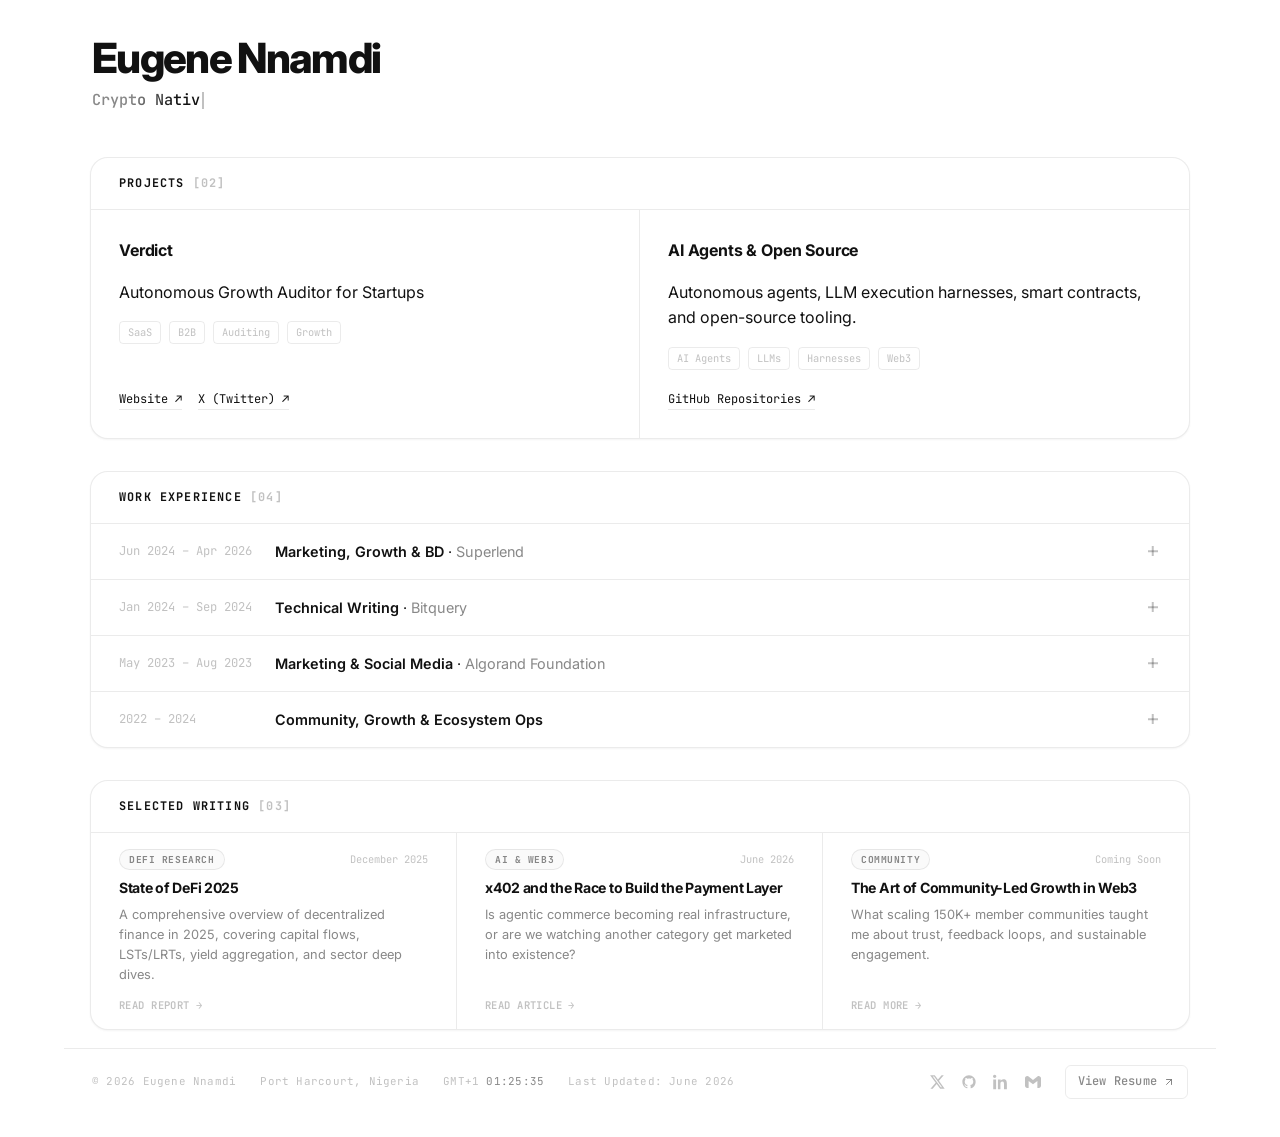
<file: index.html>
<!doctype html>
<html lang="en" data-theme="light">
  <head>
    <meta charset="utf-8" />
    <meta name="viewport" content="width=device-width, initial-scale=1" />
    <meta name="description" content="Eugene Nnamdi — Marketing strategist, growth architect, and content creator specializing in DeFi and Web3 ecosystems." />
    <meta property="og:title" content="Eugene Nnamdi — Marketing · Growth · Content" />
    <meta property="og:description" content="Scaling DeFi products, crafting technical content, and building communities that drive real growth." />
    <meta property="og:type" content="website" />
    <meta name="theme-color" content="#ffffff" />
    <title>Eugene Nnamdi</title>
    <link rel="icon" href="./favicon.png" type="image/png" />
    <link rel="preconnect" href="https://fonts.googleapis.com" />
    <link rel="preconnect" href="https://fonts.gstatic.com" crossorigin />
    <link href="https://fonts.googleapis.com/css2?family=Inter:wght@400;500;600;700;800&family=JetBrains+Mono:wght@400;500;700&display=swap" rel="stylesheet" />
    <link rel="stylesheet" href="./styles.css" />
    <script>
      try { localStorage.removeItem('theme'); } catch (e) {}
    </script>
    <!-- Google tag (gtag.js) -->
    <script async src="https://www.googletagmanager.com/gtag/js?id=G-D51WEQC07X"></script>
    <script>
      window.dataLayer = window.dataLayer || [];
      function gtag(){dataLayer.push(arguments);}
      gtag('js', new Date());

      gtag('config', 'G-D51WEQC07X');
    </script>
  </head>
  <body>
    <div class="page-shell">

      <!-- ========== HEADER ========== -->
      <header class="site-header">
        <section class="identity" aria-labelledby="name">
          <h1 id="name">Eugene Nnamdi</h1>
          <div class="role-rotator" aria-label="Marketing Strategist, Growth Architect, Content Creator, DeFi Native">
            <span class="role-text" id="role-text"></span>
            <span class="role-cursor" aria-hidden="true"></span>
          </div>
        </section>
      </header>

      <!-- ========== MAIN ========== -->
      <main class="home" aria-label="Homepage">

        <!-- ===== PROJECTS ===== -->
        <section class="content-block projects-block reveal" id="projects" aria-labelledby="projects-title">
          <div class="work-heading">
            <p class="section-label">Projects <span>[02]</span></p>
          </div>
          <h2 id="projects-title" class="visually-hidden">Projects</h2>
          <div class="projects-grid">
            <div class="project-card">
              <div class="project-content">
                <div class="project-meta">
                  <h3>Verdict</h3>
                </div>
                <p>Autonomous Growth Auditor for Startups</p>
                <div class="project-tech">
                  <span class="tech-tag">SaaS</span>
                  <span class="tech-tag">B2B</span>
                  <span class="tech-tag">Auditing</span>
                  <span class="tech-tag">Growth</span>
                </div>
                <div class="project-links">
                  <a href="https://tryverdict.xyz" target="_blank" rel="noreferrer">Website <span class="jump-arrow">↗</span></a>
                  <a href="https://x.com/tryverdict" target="_blank" rel="noreferrer">X (Twitter) <span class="jump-arrow">↗</span></a>
                </div>
              </div>
            </div>

            <div class="project-card">
              <div class="project-content">
                <div class="project-meta">
                  <h3>AI Agents &amp; Open Source</h3>
                </div>
                <p>Autonomous agents, LLM execution harnesses, smart contracts, and open-source tooling.</p>
                <div class="project-tech">
                  <span class="tech-tag">AI Agents</span>
                  <span class="tech-tag">LLMs</span>
                  <span class="tech-tag">Harnesses</span>
                  <span class="tech-tag">Web3</span>
                </div>
                <div class="project-links">
                  <a href="https://github.com/eugenennamdi?tab=repositories" target="_blank" rel="noreferrer">GitHub Repositories <span class="jump-arrow">↗</span></a>
                </div>
              </div>
            </div>
          </div>
        </section>

        <!-- ===== WORK ===== -->
        <section class="content-block work-block reveal" id="work" aria-labelledby="work-title">
          <div class="work-heading">
            <p class="section-label">Work Experience <span>[04]</span></p>
          </div>
          <h2 id="work-title" class="visually-hidden">Work Experience</h2>

          <details class="work-row reveal" data-delay="1">
            <summary class="work-summary">
              <span class="work-date">Jun 2024 – Apr 2026</span>
              <span class="work-info"><strong>Marketing, Growth &amp; BD</strong> · <a href="https://www.superlend.xyz/" target="_blank" rel="noreferrer">Superlend</a></span>
              <span class="work-toggle" aria-hidden="true"></span>
            </summary>
            <div class="work-details">
              <p>Helped grow DeFi lending and yield infrastructure to $20M+ peak TVL and 1M+ organic impressions.</p>
              <div class="work-focus">
                <span class="focus-tag">GTM</span>
                <span class="focus-tag">Content</span>
                <span class="focus-tag">Product Launches</span>
                <span class="focus-tag">Partnerships</span>
              </div>
            </div>
          </details>

          <details class="work-row reveal" data-delay="2">
            <summary class="work-summary">
              <span class="work-date">Jan 2024 – Sep 2024</span>
              <span class="work-info"><strong>Technical Writing</strong> · <a href="https://bitquery.io/" target="_blank" rel="noreferrer">Bitquery</a></span>
              <span class="work-toggle" aria-hidden="true"></span>
            </summary>
            <div class="work-details">
              <p>Built data-driven guides translating onchain activity, analytics, and protocol mechanics into usable insight.</p>
              <div class="work-focus">
                <span class="focus-tag">Research</span>
                <span class="focus-tag">APIs</span>
                <span class="focus-tag">Education</span>
              </div>
            </div>
          </details>

          <details class="work-row reveal" data-delay="3">
            <summary class="work-summary">
              <span class="work-date">May 2023 – Aug 2023</span>
              <span class="work-info"><strong>Marketing &amp; Social Media</strong> · <a href="https://www.algorand.foundation/" target="_blank" rel="noreferrer">Algorand Foundation</a></span>
              <span class="work-toggle" aria-hidden="true"></span>
            </summary>
            <div class="work-details">
              <p>Led localized GTM for Algorand Nigeria and supported a community rebrand that drove 60%+ growth in 3 weeks.</p>
              <div class="work-focus">
                <span class="focus-tag">Local GTM</span>
                <span class="focus-tag">Social</span>
                <span class="focus-tag">Content</span>
                <span class="focus-tag">Research</span>
              </div>
            </div>
          </details>

          <details class="work-row reveal" data-delay="4">
            <summary class="work-summary">
              <span class="work-date">2022 – 2024</span>
              <span class="work-info"><strong>Community, Growth &amp; Ecosystem Ops</strong></span>
              <span class="work-toggle" aria-hidden="true"></span>
            </summary>
            <div class="work-details">
              <p class="company-list">
                <a href="https://www.forbes.com/digital-assets/assets/web3-world-w3w-2/" target="_blank" rel="noreferrer">Web3World Exchange</a>,
                <a href="https://www.crunchbase.com/organization/kryptview" target="_blank" rel="noreferrer">Kryptview</a>,
                <a href="https://finance.yahoo.com/news/web3-education-platform-rise-acquires-142200871.html" target="_blank" rel="noreferrer">Blockbeam</a>,
                <a href="https://ethdenver.com/" target="_blank" rel="noreferrer">ETHDenver</a>,
                <a href="https://github.com/ChoiceCoin" target="_blank" rel="noreferrer">Choice Coin</a>,
                <a href="https://tinyman.org/" target="_blank" rel="noreferrer">Tinyman</a>
              </p>
              <p>Scaled and supported 150K+ member communities, onboarding, documentation, moderation, and feedback loops.</p>
              <div class="work-focus">
                <span class="focus-tag">Community</span>
                <span class="focus-tag">Ops</span>
                <span class="focus-tag">Support</span>
              </div>
            </div>
          </details>
        </section>

        <!-- ===== BLOG ===== -->
        <section class="content-block blog-block reveal" id="blog" aria-labelledby="blog-title">
          <div class="blog-heading">
            <p class="section-label">Selected Writing <span>[03]</span></p>
          </div>
          <h2 id="blog-title" class="visually-hidden">Blog</h2>
          <div class="blog-grid">
            <a href="./blog/state-of-defi-2025.html" class="blog-card" style="text-decoration: none;">
              <div class="blog-card-meta">
                <span class="blog-tag">DeFi Research</span>
                <span class="blog-date">December 2025</span>
              </div>
              <h3>State of DeFi 2025</h3>
              <p>A comprehensive overview of decentralized finance in 2025, covering capital flows, LSTs/LRTs, yield aggregation, and sector deep dives.</p>
              <span class="blog-cta">Read Report →</span>
            </a>
            <a href="https://x.com/eugenennamdi_/status/2057511633509896209" target="_blank" class="blog-card" style="text-decoration: none;">
              <div class="blog-card-meta">
                <span class="blog-tag">AI & Web3</span>
                <span class="blog-date">June 2026</span>
              </div>
              <h3>x402 and the Race to Build the Payment Layer</h3>
              <p>Is agentic commerce becoming real infrastructure, or are we watching another category get marketed into existence?</p>
              <span class="blog-cta">Read Article →</span>
            </a>
            <article class="blog-card">
              <div class="blog-card-meta">
                <span class="blog-tag">Community</span>
                <span class="blog-date">Coming Soon</span>
              </div>
              <h3>The Art of Community-Led Growth in Web3</h3>
              <p>What scaling 150K+ member communities taught me about trust, feedback loops, and sustainable engagement.</p>
              <span class="blog-cta">Read More →</span>
            </article>
          </div>
        </section>

      </main>

      <!-- ========== FOOTER ========== -->
      <footer class="site-footer">
        <span>© 2026 Eugene Nnamdi</span>
        <span>Port Harcourt, Nigeria</span>
        <span>GMT+1 <time id="local-time" datetime="">--:--:--</time></span>
        <span>Last Updated: June 2026</span>
        <div class="footer-socials">
          <a href="https://x.com/eugenennamdi_" target="_blank" rel="noreferrer" aria-label="X (Twitter)"><svg viewBox="0 0 24 24" width="16" height="16" aria-hidden="true" fill="currentColor"><path d="M18.9 2h3.3l-7.3 8.3L23.5 22h-6.7l-5.3-6.9L5.5 22H2.2l7.8-8.9L1.7 2h6.9l4.8 6.3L18.9 2Zm-1.2 18h1.8L7.6 3.9h-2L17.7 20Z"/></svg></a>
          <a href="https://github.com/eugenennamdi" target="_blank" rel="noreferrer" aria-label="GitHub"><svg viewBox="0 0 24 24" width="16" height="16" aria-hidden="true" fill="currentColor"><path d="M12 2C6.477 2 2 6.477 2 12c0 4.418 2.865 8.166 6.839 9.489.5.092.682-.217.682-.482 0-.237-.009-.868-.013-1.703-2.782.605-3.369-1.343-3.369-1.343-.454-1.158-1.11-1.466-1.11-1.466-.908-.62.069-.608.069-.608 1.003.07 1.531 1.032 1.531 1.032.892 1.53 2.341 1.088 2.91.832.092-.647.35-1.088.636-1.338-2.22-.253-4.555-1.11-4.555-4.943 0-1.091.39-1.984 1.029-2.683-.103-.253-.446-1.27.098-2.647 0 0 .84-.269 2.75 1.025A9.578 9.578 0 0 1 12 6.836c.85.004 1.705.115 2.504.337 1.909-1.294 2.747-1.025 2.747-1.025.546 1.377.203 2.394.1 2.647.64.699 1.028 1.592 1.028 2.683 0 3.842-2.339 4.687-4.566 4.935.359.309.678.919.678 1.852 0 1.336-.012 2.415-.012 2.743 0 .267.18.578.688.48C19.138 20.161 22 16.416 22 12c0-5.523-4.477-10-10-10Z"/></svg></a>
          <a href="https://www.linkedin.com/in/eugene-nnamdi-400737232/" target="_blank" rel="noreferrer" aria-label="LinkedIn"><svg viewBox="0 0 24 24" width="16" height="16" aria-hidden="true" fill="currentColor"><path d="M4.98 3.5C4.98 4.88 3.86 6 2.5 6S0 4.88 0 3.5 1.12 1 2.5 1s2.48 1.12 2.48 2.5ZM.34 8.2h4.32V23H.34V8.2Zm7.04 0h4.14v2.02h.06c.58-1.1 1.98-2.26 4.08-2.26 4.36 0 5.16 2.86 5.16 6.58V23H16.5v-7.5c0-1.8-.04-4.1-2.5-4.1-2.5 0-2.88 1.94-2.88 3.96V23H7.38V8.2Z"/></svg></a>
          <a href="mailto:eugenennamdi7@gmail.com" aria-label="Email"><svg viewBox="0 0 24 24" width="16" height="16" aria-hidden="true" fill="currentColor"><path d="M22.36 3.64A2.73 2.73 0 0 0 20.73 3c-.58 0-1.16.19-1.65.55L12 8.86 4.92 3.55A2.73 2.73 0 0 0 3.27 3C1.46 3 0 4.46 0 6.27v11.46C0 19.54 1.46 21 3.27 21h2.18V10.5L12 15.41l6.55-4.91V21h2.18C22.54 21 24 19.54 24 17.73V6.27c0-1.04-.5-2.02-1.64-2.63Z"/></svg></a>
        </div>
        <a href="./eugene-nnamdi-resume.pdf" class="cv-button" target="_blank" rel="noopener noreferrer">
          View Resume
          <svg width="12" height="12" viewBox="0 0 24 24" fill="none" stroke="currentColor" stroke-width="2" stroke-linecap="round" stroke-linejoin="round"><path d="M7 17l9.2-9.2M17 17V7H7"/></svg>
        </a>
      </footer>

    </div>
    <script src="./script.js"></script>
  </body>
</html>
</file>
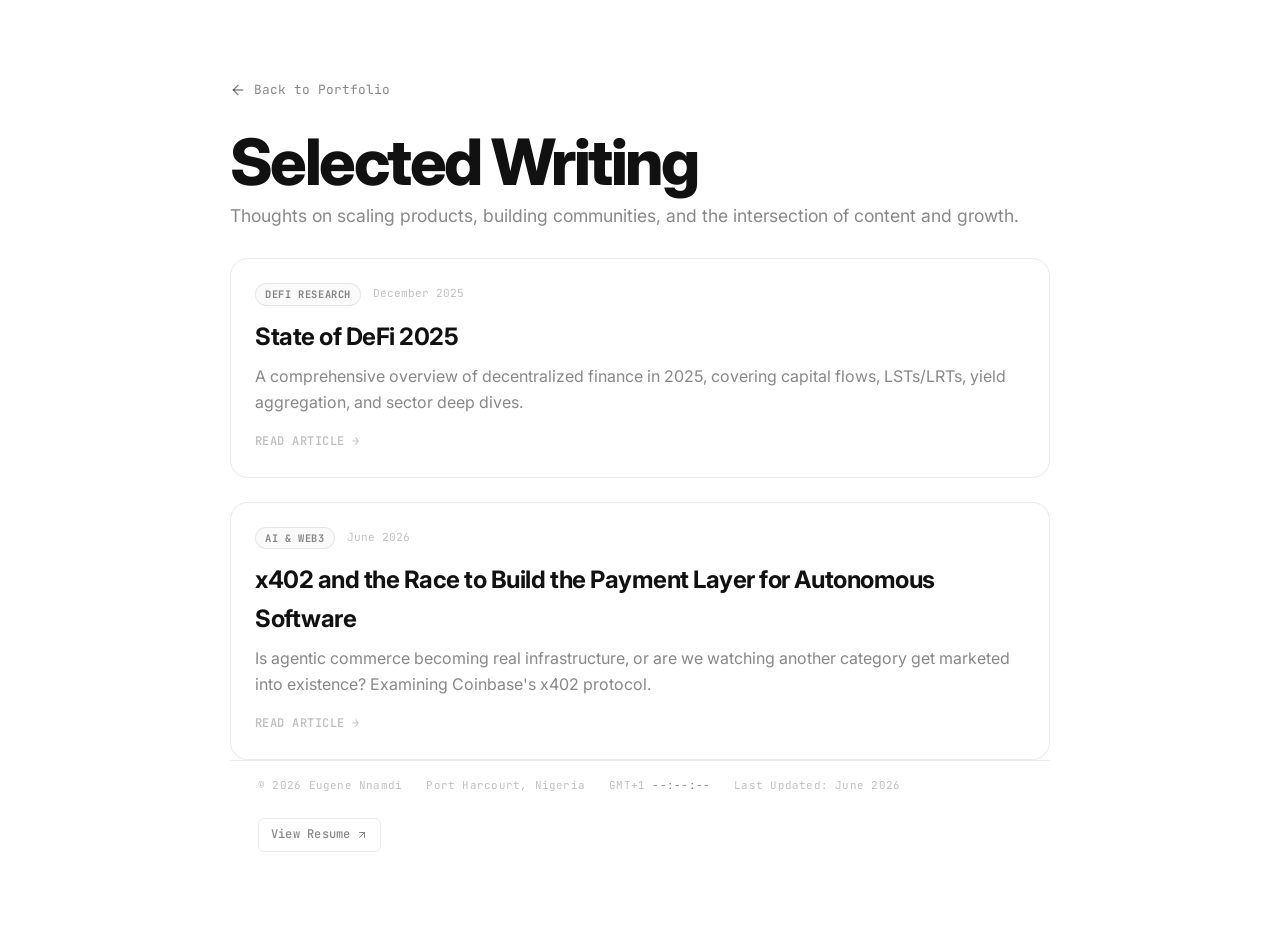
<file: blog/index.html>
<!doctype html>
<html lang="en" data-theme="light">
  <head>
    <meta charset="utf-8" />
    <meta name="viewport" content="width=device-width, initial-scale=1" />
    <meta name="description" content="Blog — Eugene Nnamdi. Technical content, growth strategies, and DeFi insights." />
    <title>Blog — Eugene Nnamdi</title>
    <link rel="icon" href="../favicon.png" type="image/png" />
    <link rel="preconnect" href="https://fonts.googleapis.com" />
    <link rel="preconnect" href="https://fonts.gstatic.com" crossorigin />
    <link href="https://fonts.googleapis.com/css2?family=Inter:wght@400;500;600;700;800&family=JetBrains+Mono:wght@400;500;700&display=swap" rel="stylesheet" />
    <link rel="stylesheet" href="../styles.css" />
    <script>
      try { localStorage.removeItem('theme'); } catch (e) {}
    </script>
    <!-- Google tag (gtag.js) -->
    <script async src="https://www.googletagmanager.com/gtag/js?id=G-D51WEQC07X"></script>
    <script>
      window.dataLayer = window.dataLayer || [];
      function gtag(){dataLayer.push(arguments);}
      gtag('js', new Date());

      gtag('config', 'G-D51WEQC07X');
    </script>
    <style>
      .blog-index-shell {
        max-width: 900px;
        margin: 0 auto;
        padding: clamp(40px, 8vw, 80px) clamp(20px, 5vw, 40px);
      }
      
      .blog-header {
        margin-bottom: var(--space-xl);
      }
      
      .blog-header h1 {
        font-size: clamp(2.5rem, 6vw, 4rem);
        margin-bottom: var(--space-xs);
      }
      
      .blog-header p {
        color: var(--text-secondary);
        font-size: 1.1rem;
      }
      
      .back-nav {
        margin-bottom: var(--space-lg);
      }
      
      .back-link {
        font-family: var(--font-mono);
        font-size: 0.8rem;
        color: var(--text-secondary);
        transition: color var(--dur-normal) var(--ease-out);
        display: inline-flex;
        align-items: center;
        gap: 8px;
      }
      
      .back-link:hover {
        color: var(--text);
      }
      
      .article-list {
        display: flex;
        flex-direction: column;
        gap: var(--space-lg);
      }
      
      .article-item {
        display: block;
        padding: var(--space-lg);
        border: 1px solid var(--border);
        border-radius: var(--radius-lg);
        background: var(--surface);
        transition: box-shadow var(--dur-normal) var(--ease-out), border-color var(--dur-normal) var(--ease-out);
      }
      
      .article-item:hover {
        box-shadow: var(--shadow-md);
        border-color: var(--border-hover);
      }
      
      .article-meta {
        display: flex;
        gap: var(--space-sm);
        margin-bottom: var(--space-sm);
        align-items: center;
      }
      
      .article-tag {
        display: inline-block;
        padding: 2px 9px;
        border-radius: var(--radius-pill);
        border: 1px solid var(--border);
        background: rgba(0, 0, 0, 0.018);
        font-family: var(--font-mono);
        font-size: 0.65rem;
        font-weight: var(--fw-bold);
        letter-spacing: 0.06em;
        text-transform: uppercase;
        color: var(--text-secondary);
      }
      
      .article-date {
        font-family: var(--font-mono);
        font-size: 0.7rem;
        color: var(--text-tertiary);
      }
      
      .article-item h2 {
        font-size: 1.5rem;
        font-weight: var(--fw-bold);
        margin-bottom: var(--space-xs);
        letter-spacing: -0.02em;
      }
      
      .article-item p {
        color: var(--text-secondary);
        font-size: 1rem;
        line-height: 1.6;
        margin-bottom: var(--space-sm);
      }
      
      .read-more {
        font-family: var(--font-mono);
        font-size: 0.75rem;
        font-weight: var(--fw-semibold);
        color: var(--text-tertiary);
        text-transform: uppercase;
        letter-spacing: 0.04em;
        transition: color var(--dur-normal) var(--ease-out);
      }
      
      .article-item:hover .read-more {
        color: var(--text);
      }
    </style>
  </head>
  <body>
    <div class="blog-index-shell">
        <nav class="back-nav reveal" aria-label="Primary navigation">
        <a href="/" class="back-link">
          <svg viewBox="0 0 24 24" width="16" height="16" stroke="currentColor" stroke-width="2" fill="none" stroke-linecap="round" stroke-linejoin="round"><line x1="19" y1="12" x2="5" y2="12"></line><polyline points="12 19 5 12 12 5"></polyline></svg>
            Back to Portfolio
          </a>
        </nav>
      
      <header class="blog-header reveal" data-delay="1">
        <h1>Selected Writing</h1>
        <p>Thoughts on scaling products, building communities, and the intersection of content and growth.</p>
      </header>
      
      <div class="article-list">
        <a href="/blog/state-of-defi-2025" class="article-item reveal" data-delay="2">
          <div class="article-meta">
            <span class="article-tag">DeFi Research</span>
            <span class="article-date">December 2025</span>
          </div>
          <h2>State of DeFi 2025</h2>
          <p>A comprehensive overview of decentralized finance in 2025, covering capital flows, LSTs/LRTs, yield aggregation, and sector deep dives.</p>
          <span class="read-more">Read Article →</span>
        </a>
        
        <a href="https://x.com/eugenennamdi_/status/2057511633509896209" target="_blank" class="article-item reveal" data-delay="3">
          <div class="article-meta">
            <span class="article-tag">AI & Web3</span>
            <span class="article-date">June 2026</span>
          </div>
          <h2>x402 and the Race to Build the Payment Layer for Autonomous Software</h2>
          <p>Is agentic commerce becoming real infrastructure, or are we watching another category get marketed into existence? Examining Coinbase's x402 protocol.</p>
          <span class="read-more">Read Article →</span>
        </a>
      </div>
      
      <footer class="site-footer">
        <span>© 2026 Eugene Nnamdi</span>
        <span>Port Harcourt, Nigeria</span>
        <span>GMT+1 <time id="local-time" datetime="">--:--:--</time></span>
        <span>Last Updated: June 2026</span>
        <a href="../eugene-nnamdi-resume.pdf" class="cv-button" target="_blank" rel="noopener noreferrer">
          View Resume
          <svg width="12" height="12" viewBox="0 0 24 24" fill="none" stroke="currentColor" stroke-width="2" stroke-linecap="round" stroke-linejoin="round"><path d="M7 17l9.2-9.2M17 17V7H7"/></svg>
        </a>
      </footer>
    </div>
    
    <script>
      // Simple scroll reveal
      document.addEventListener("DOMContentLoaded", () => {
        const supportsScrollTimeline = CSS.supports('animation-timeline', 'view()');
        
        if (!supportsScrollTimeline) {
          const revealEls = document.querySelectorAll('.reveal');
          const observer = new IntersectionObserver((entries) => {
            entries.forEach((entry) => {
              if (entry.isIntersecting) {
                entry.target.classList.add('is-visible');
                observer.unobserve(entry.target);
              }
            });
          }, { threshold: 0.05, rootMargin: '0px 0px -20px 0px' });
          
          revealEls.forEach((el) => observer.observe(el));
        } else {
          document.querySelectorAll('.reveal').forEach((el) => {
            el.classList.add('is-visible');
          });
        }
      });
    </script>
  </body>
</html>
</file>
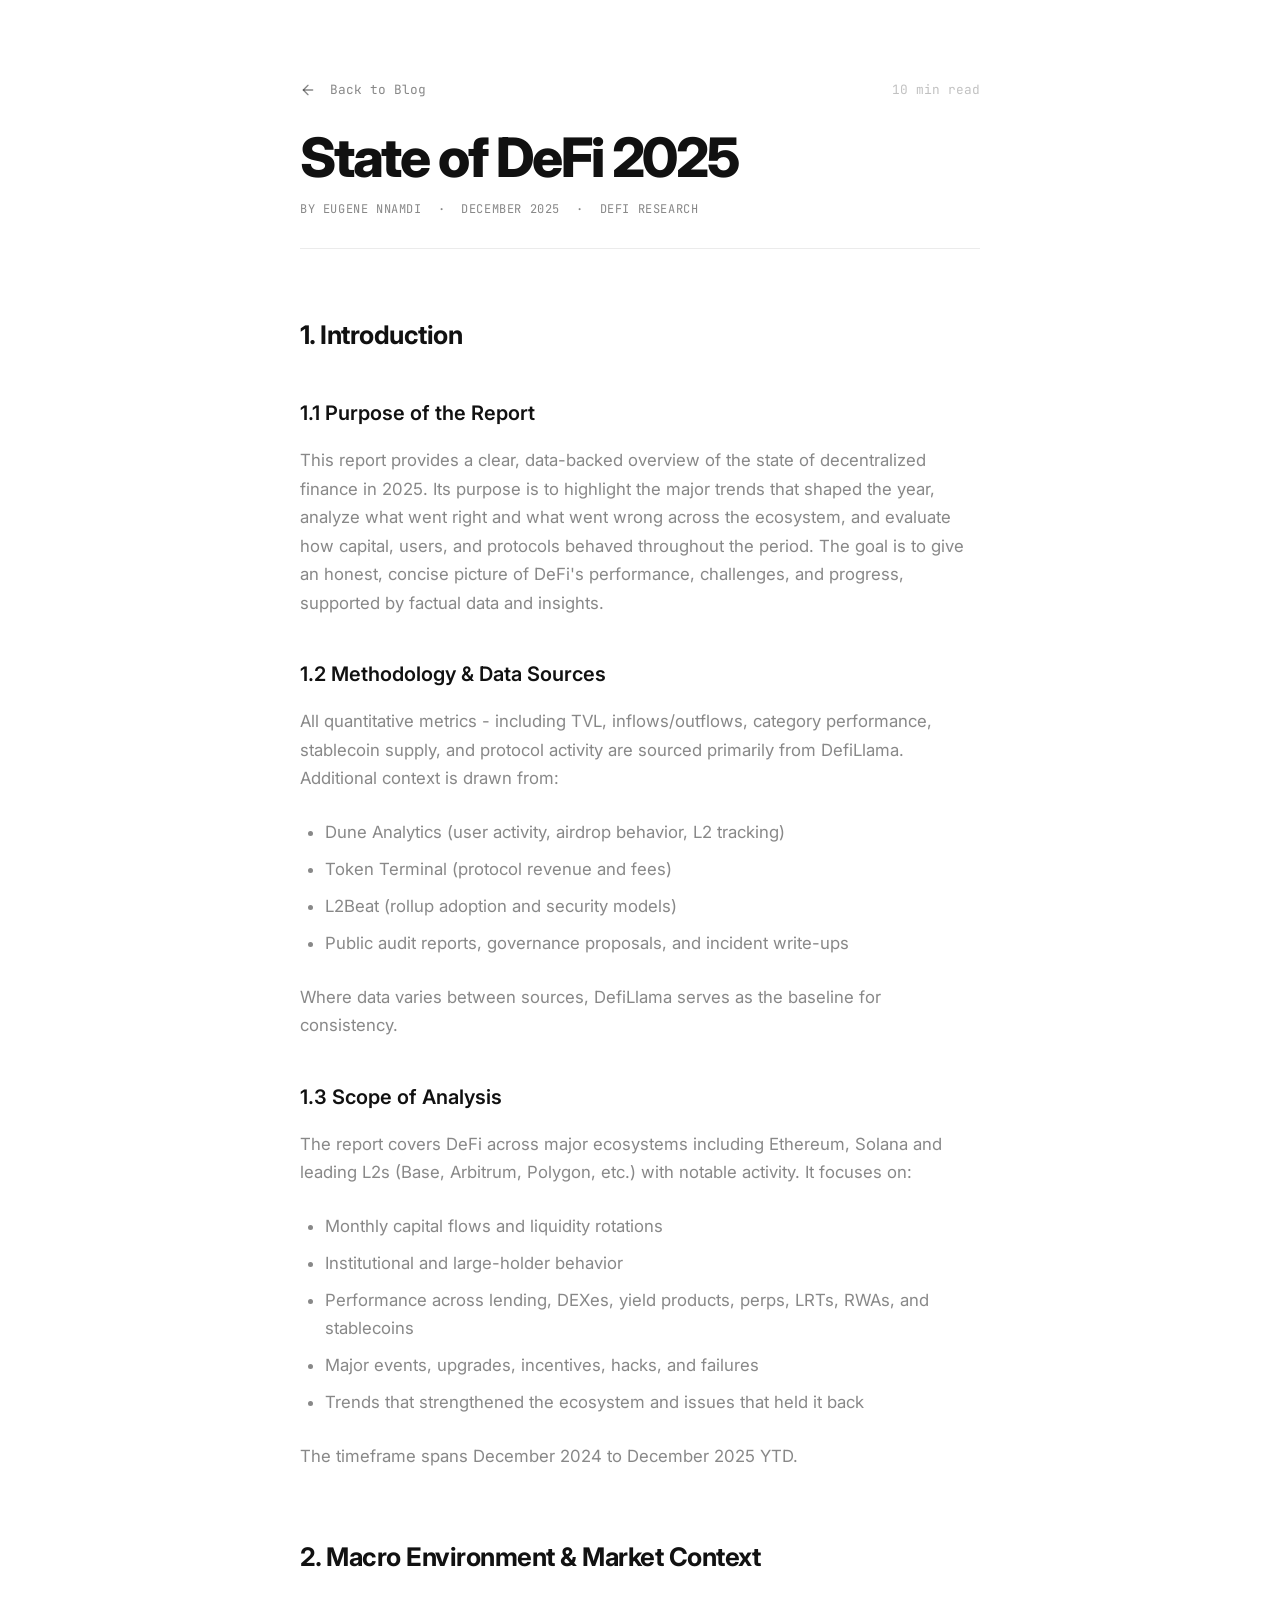
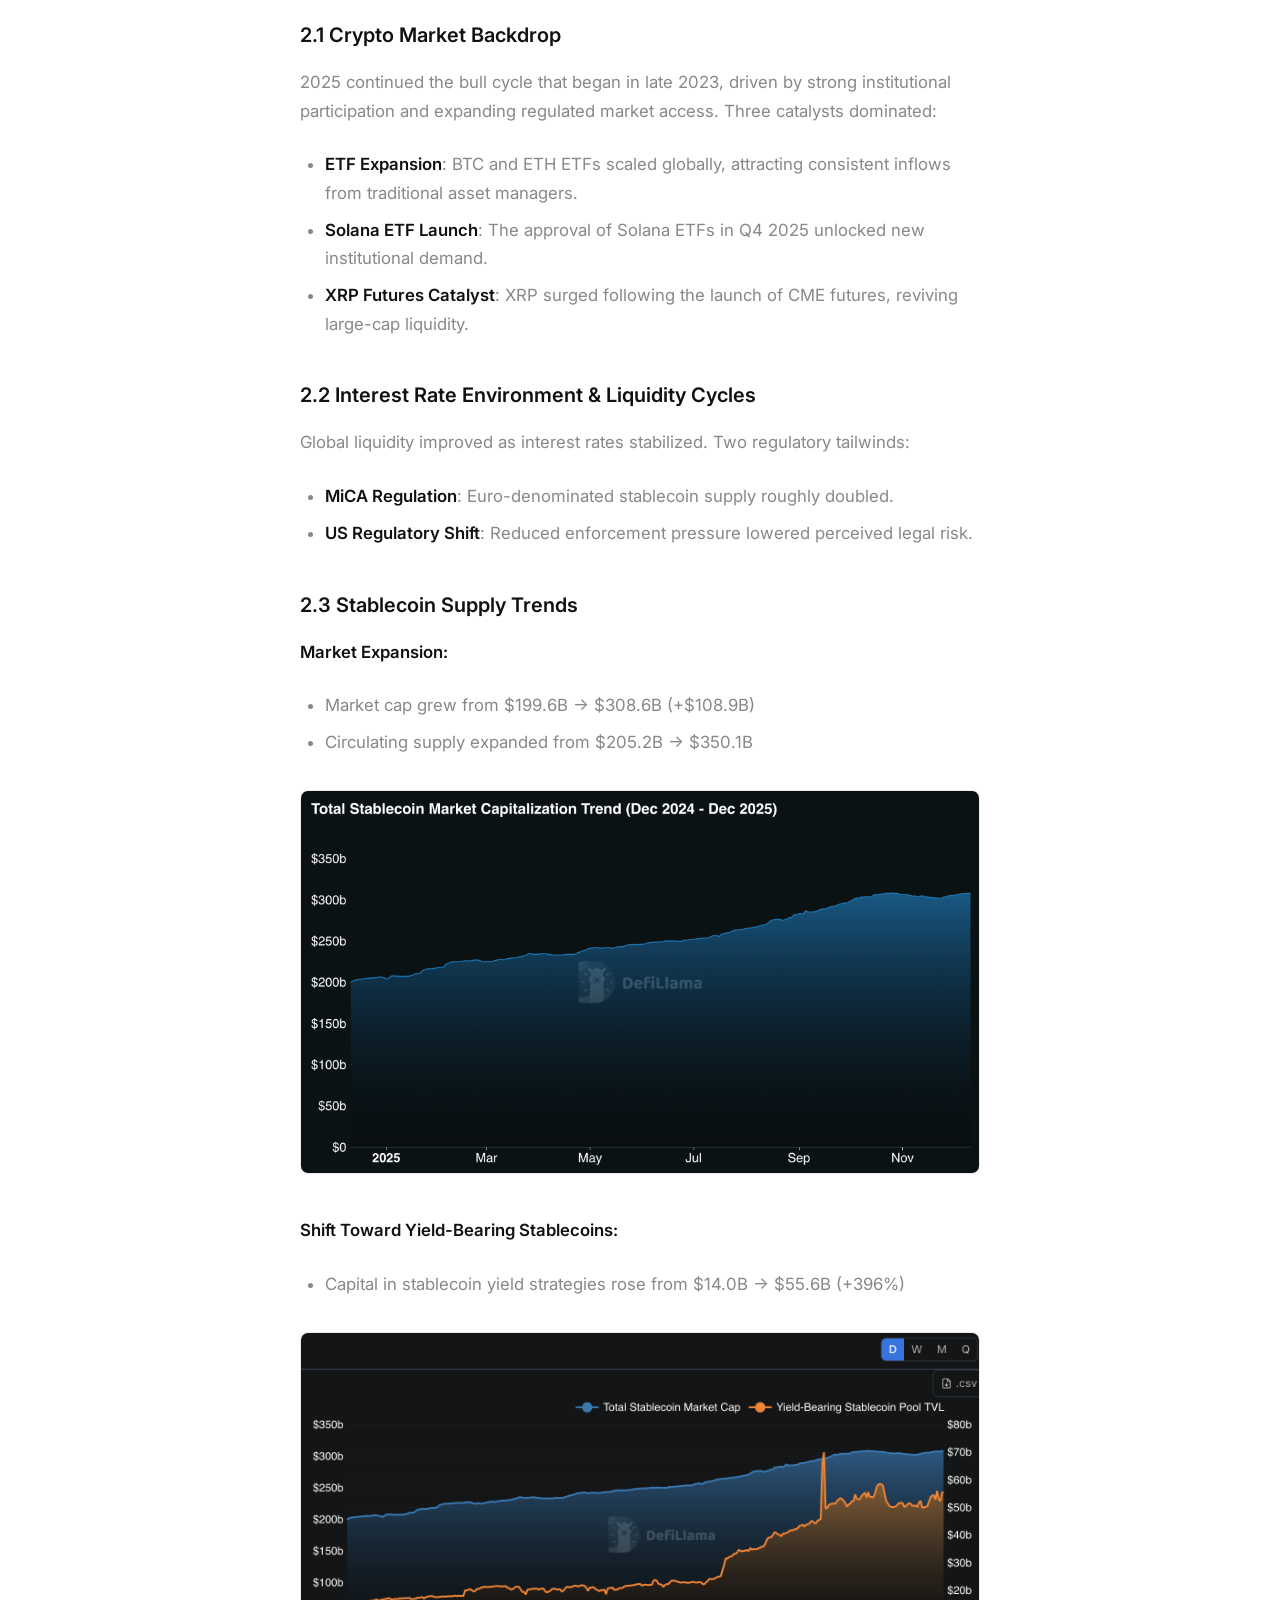
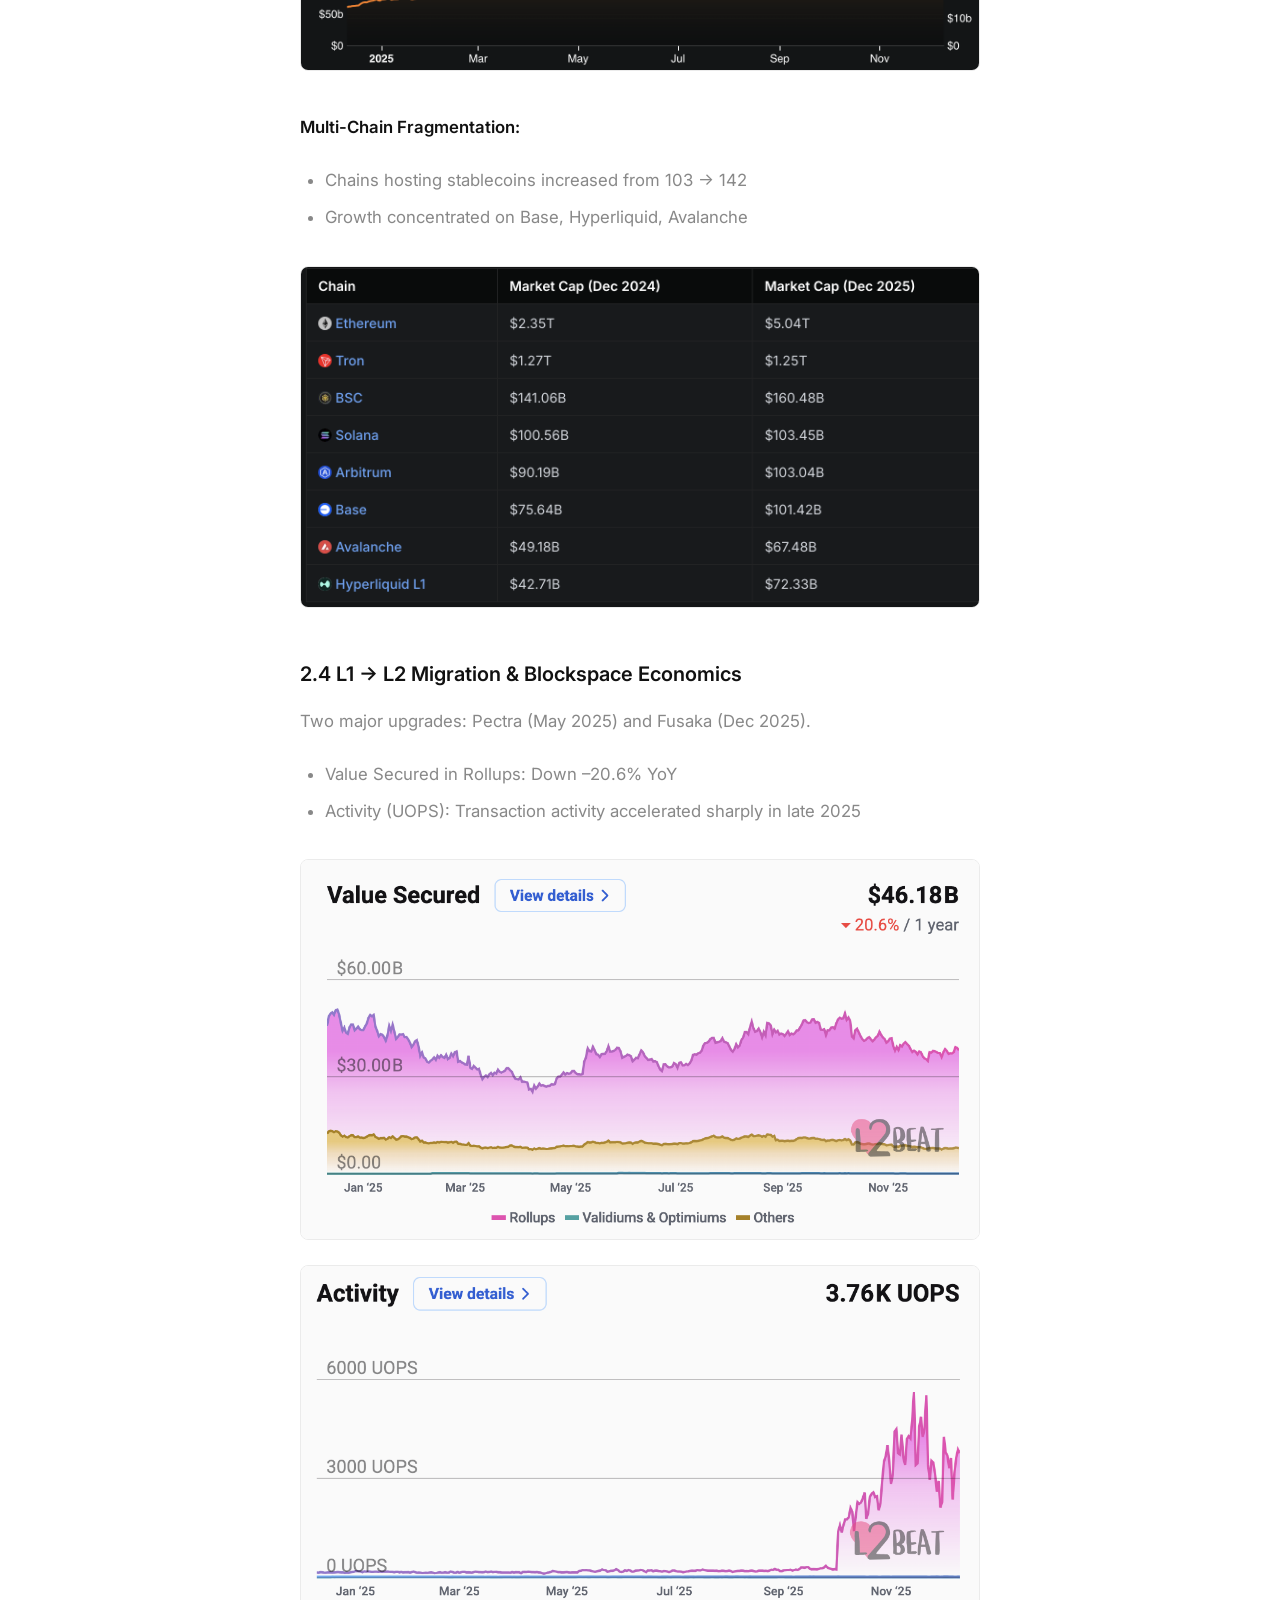
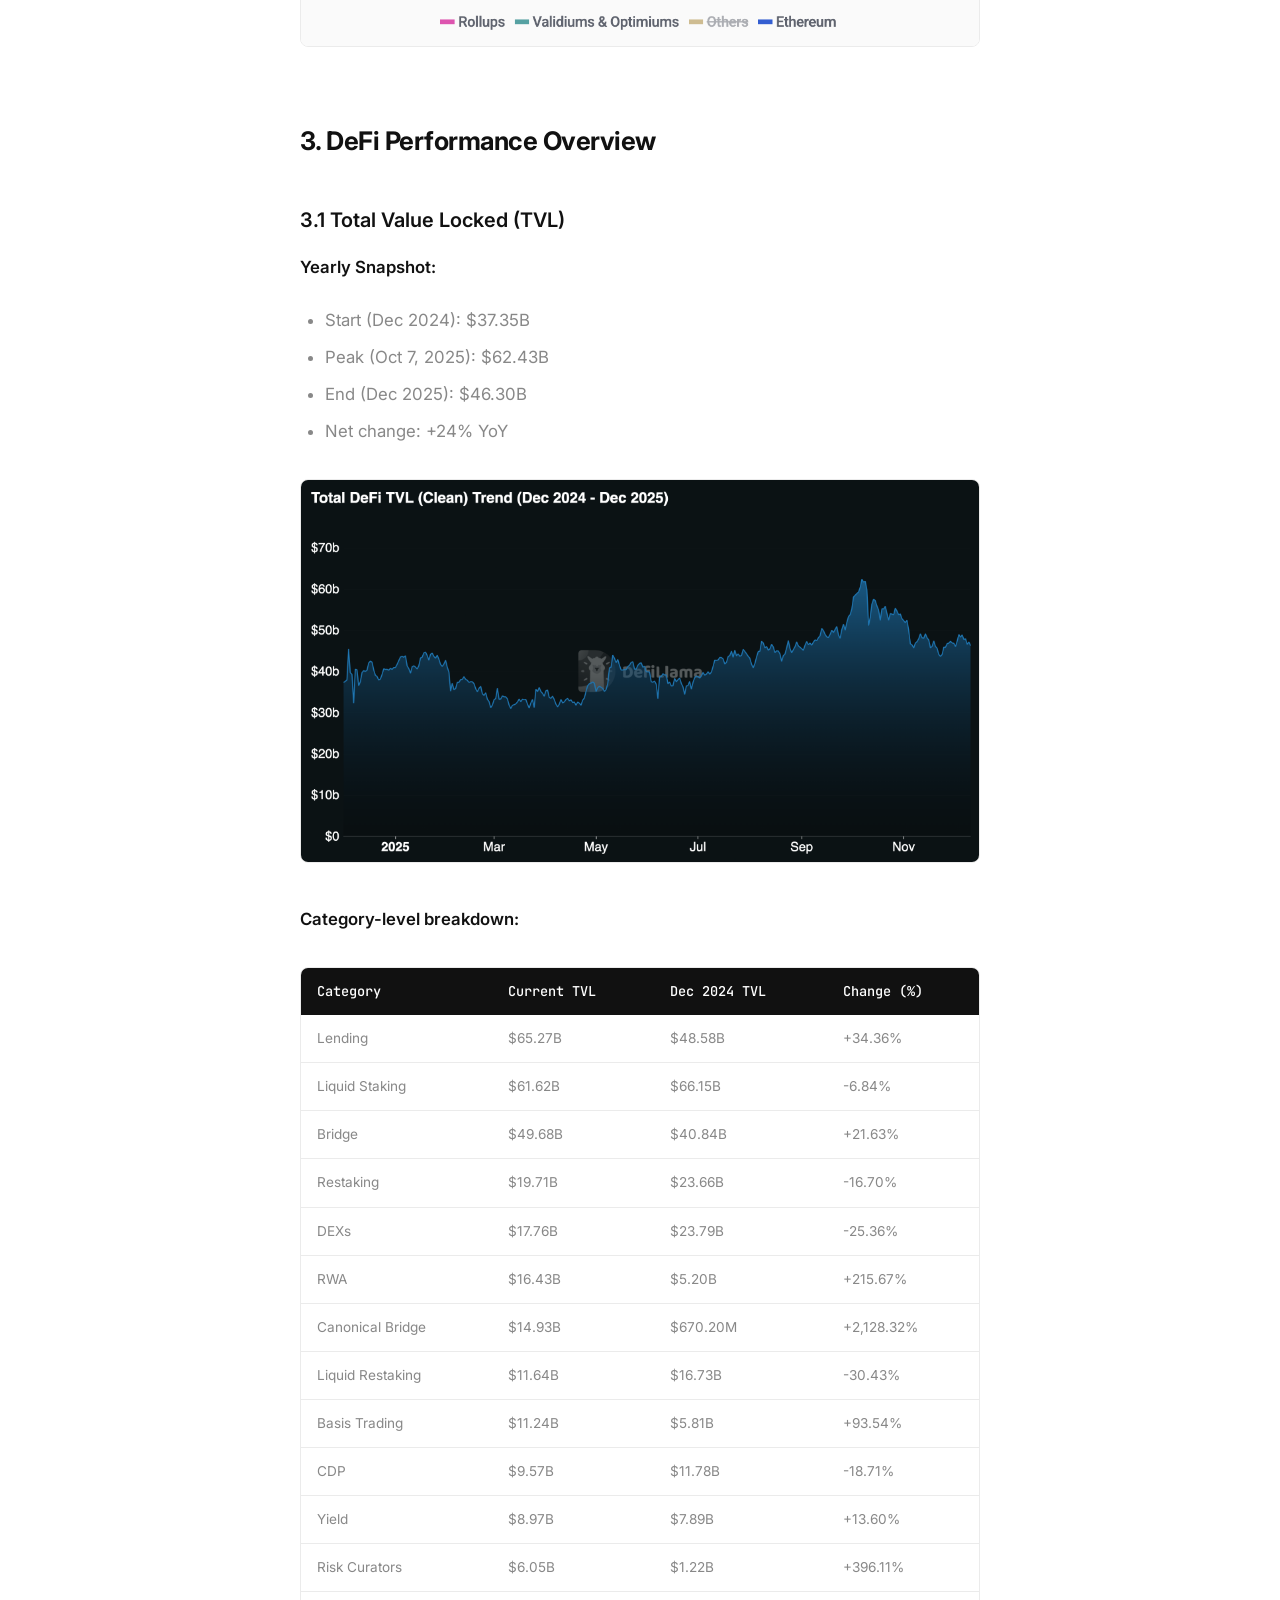
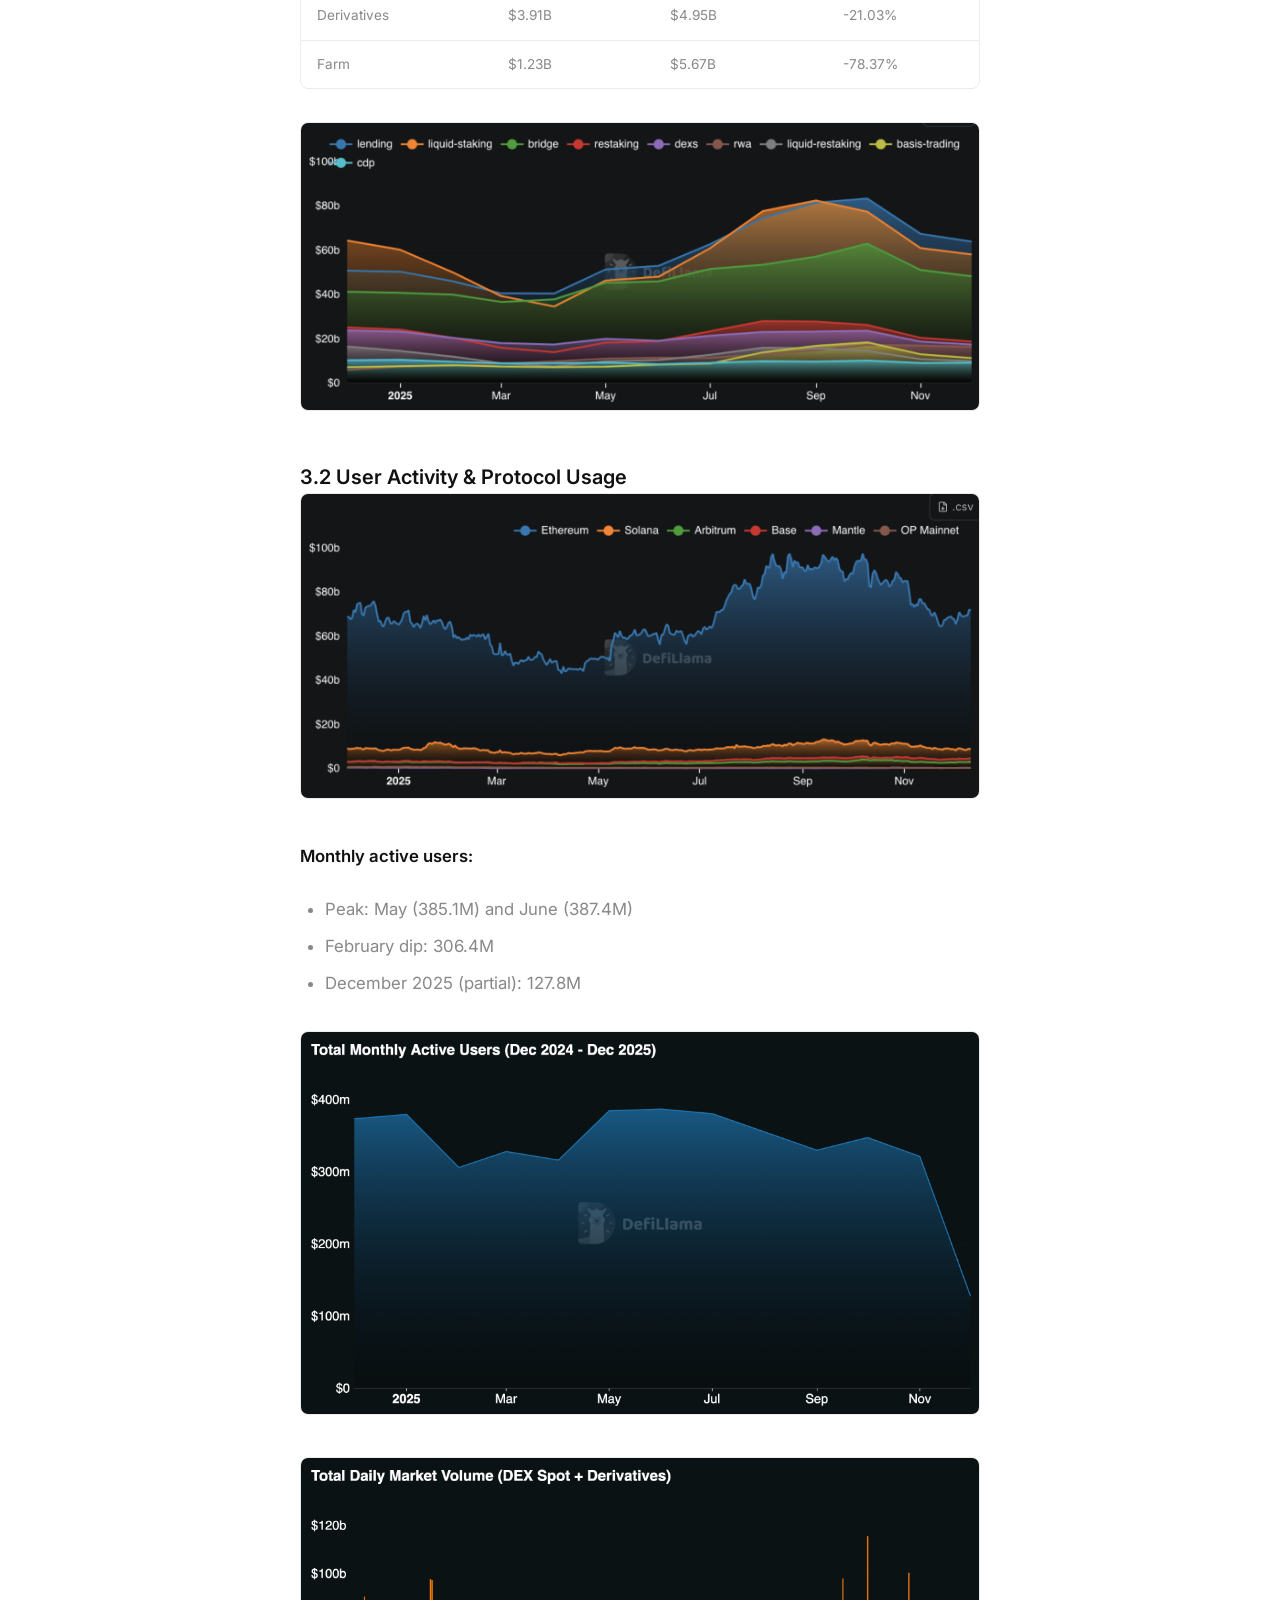
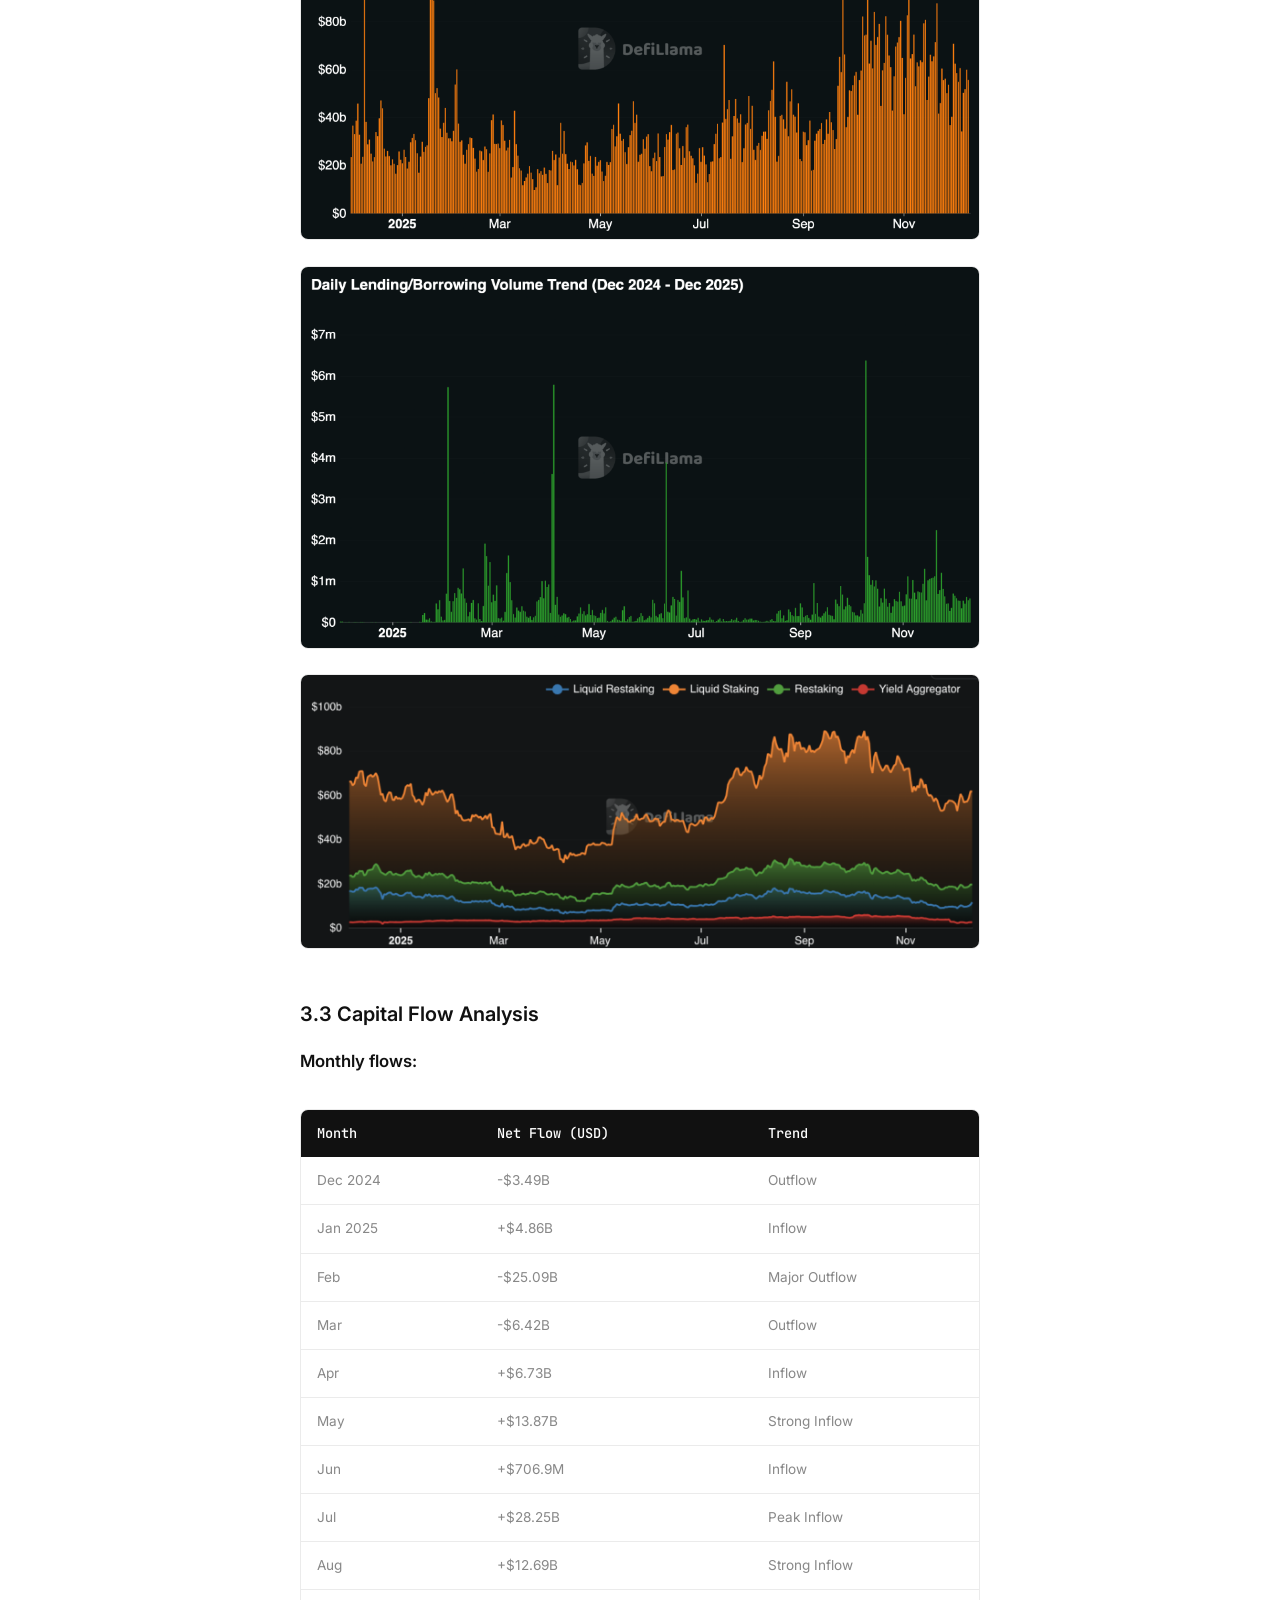
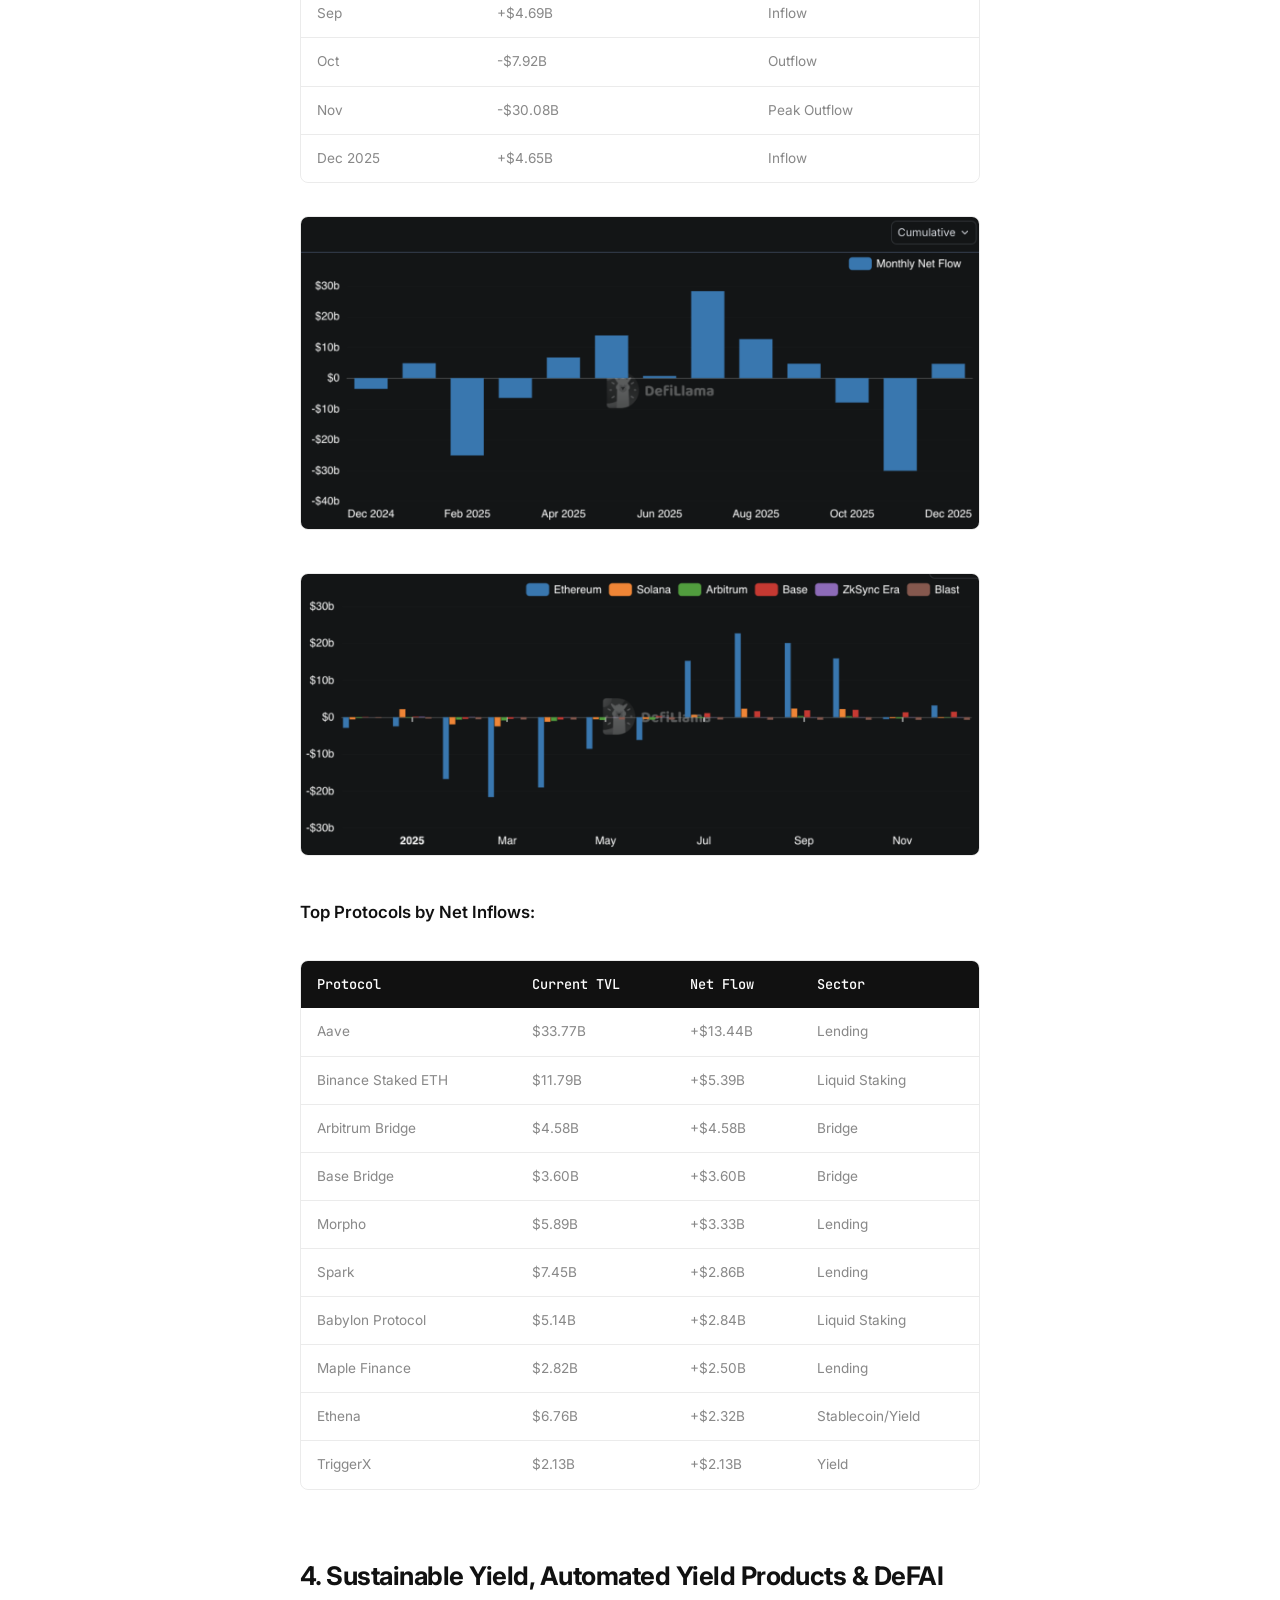
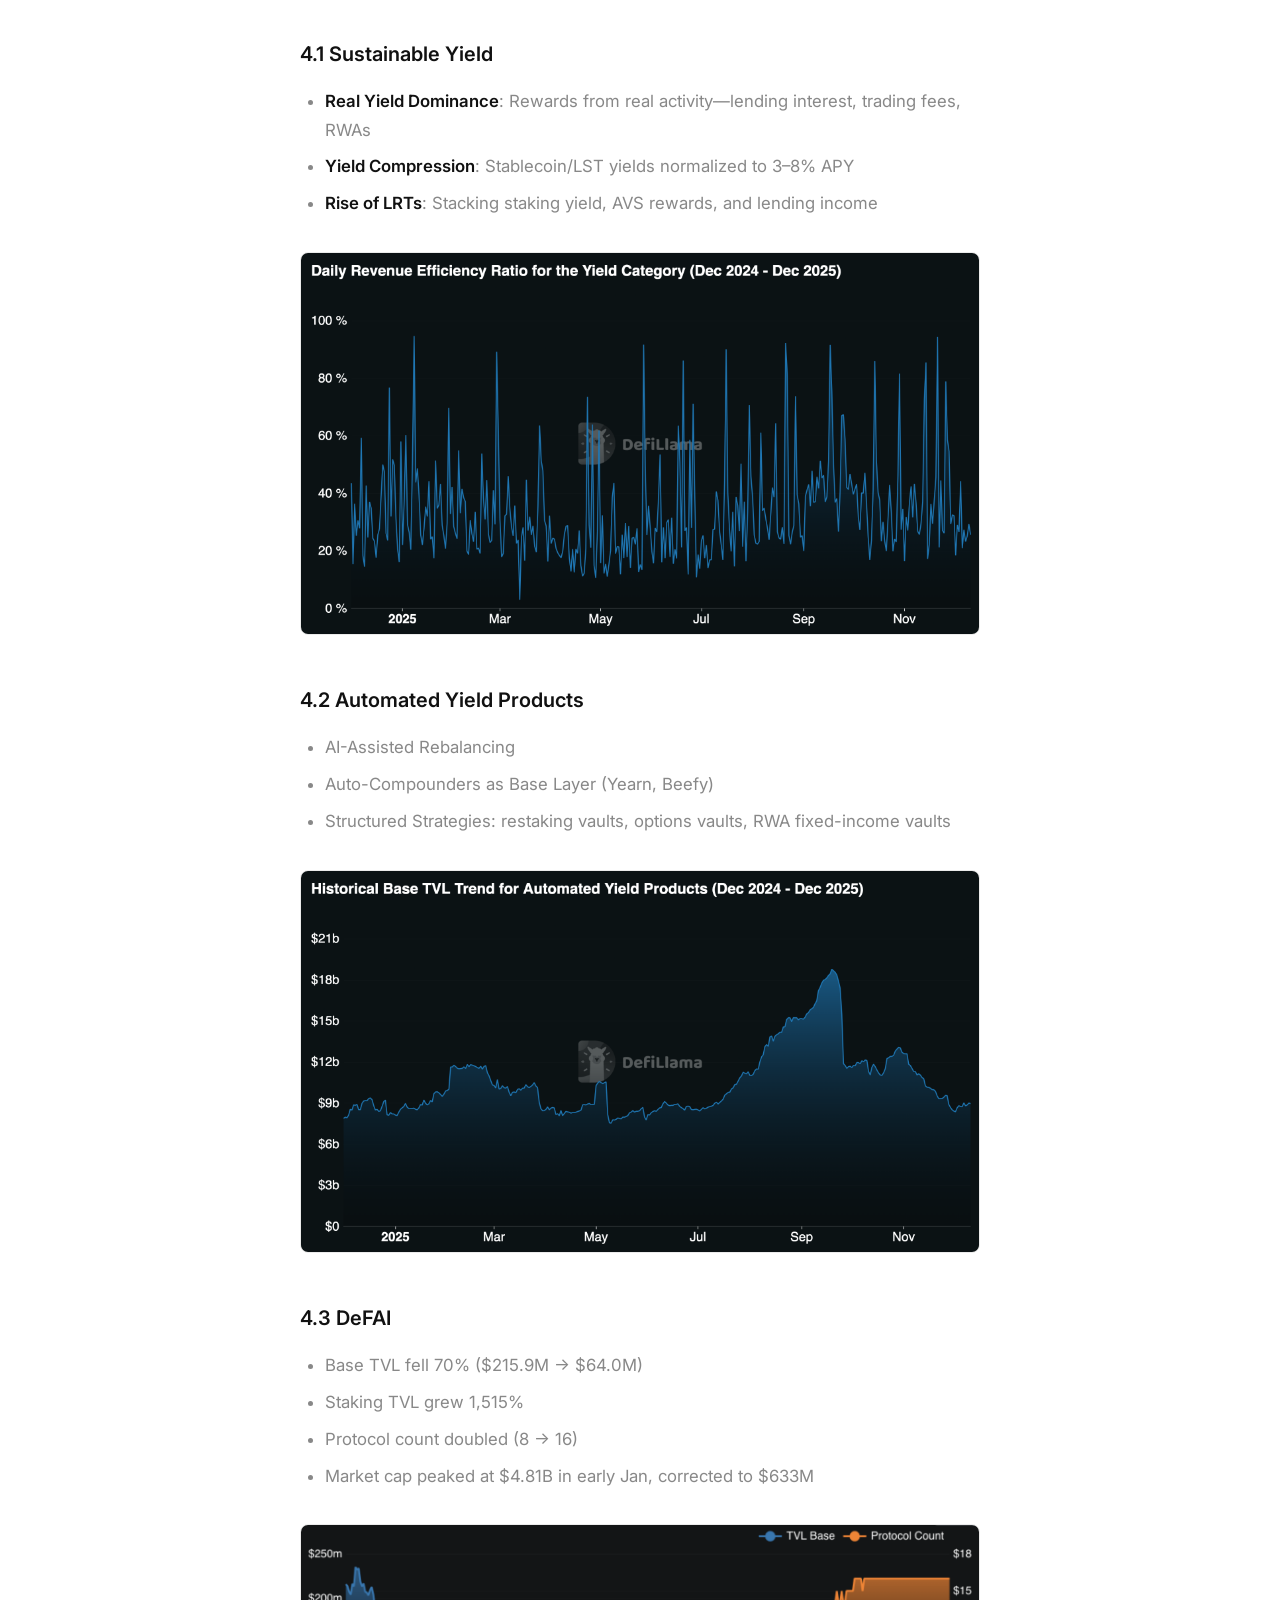
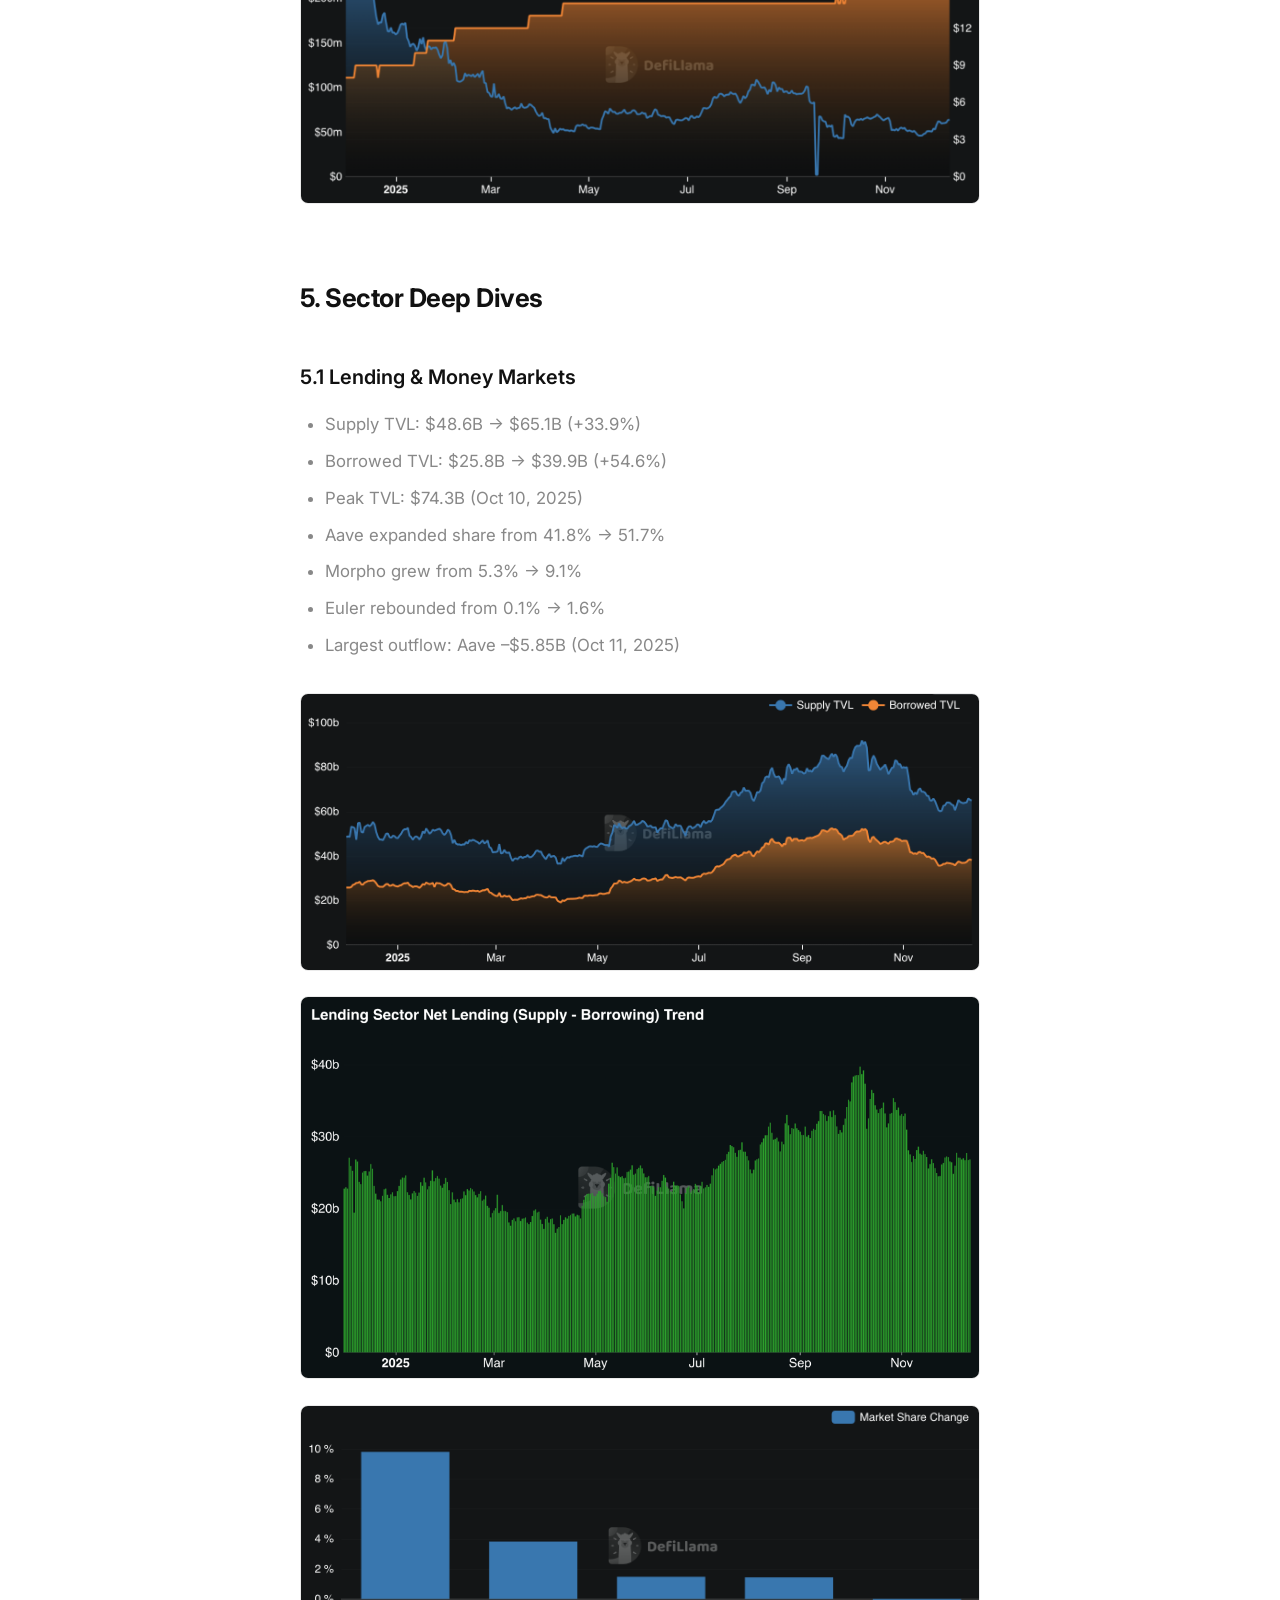
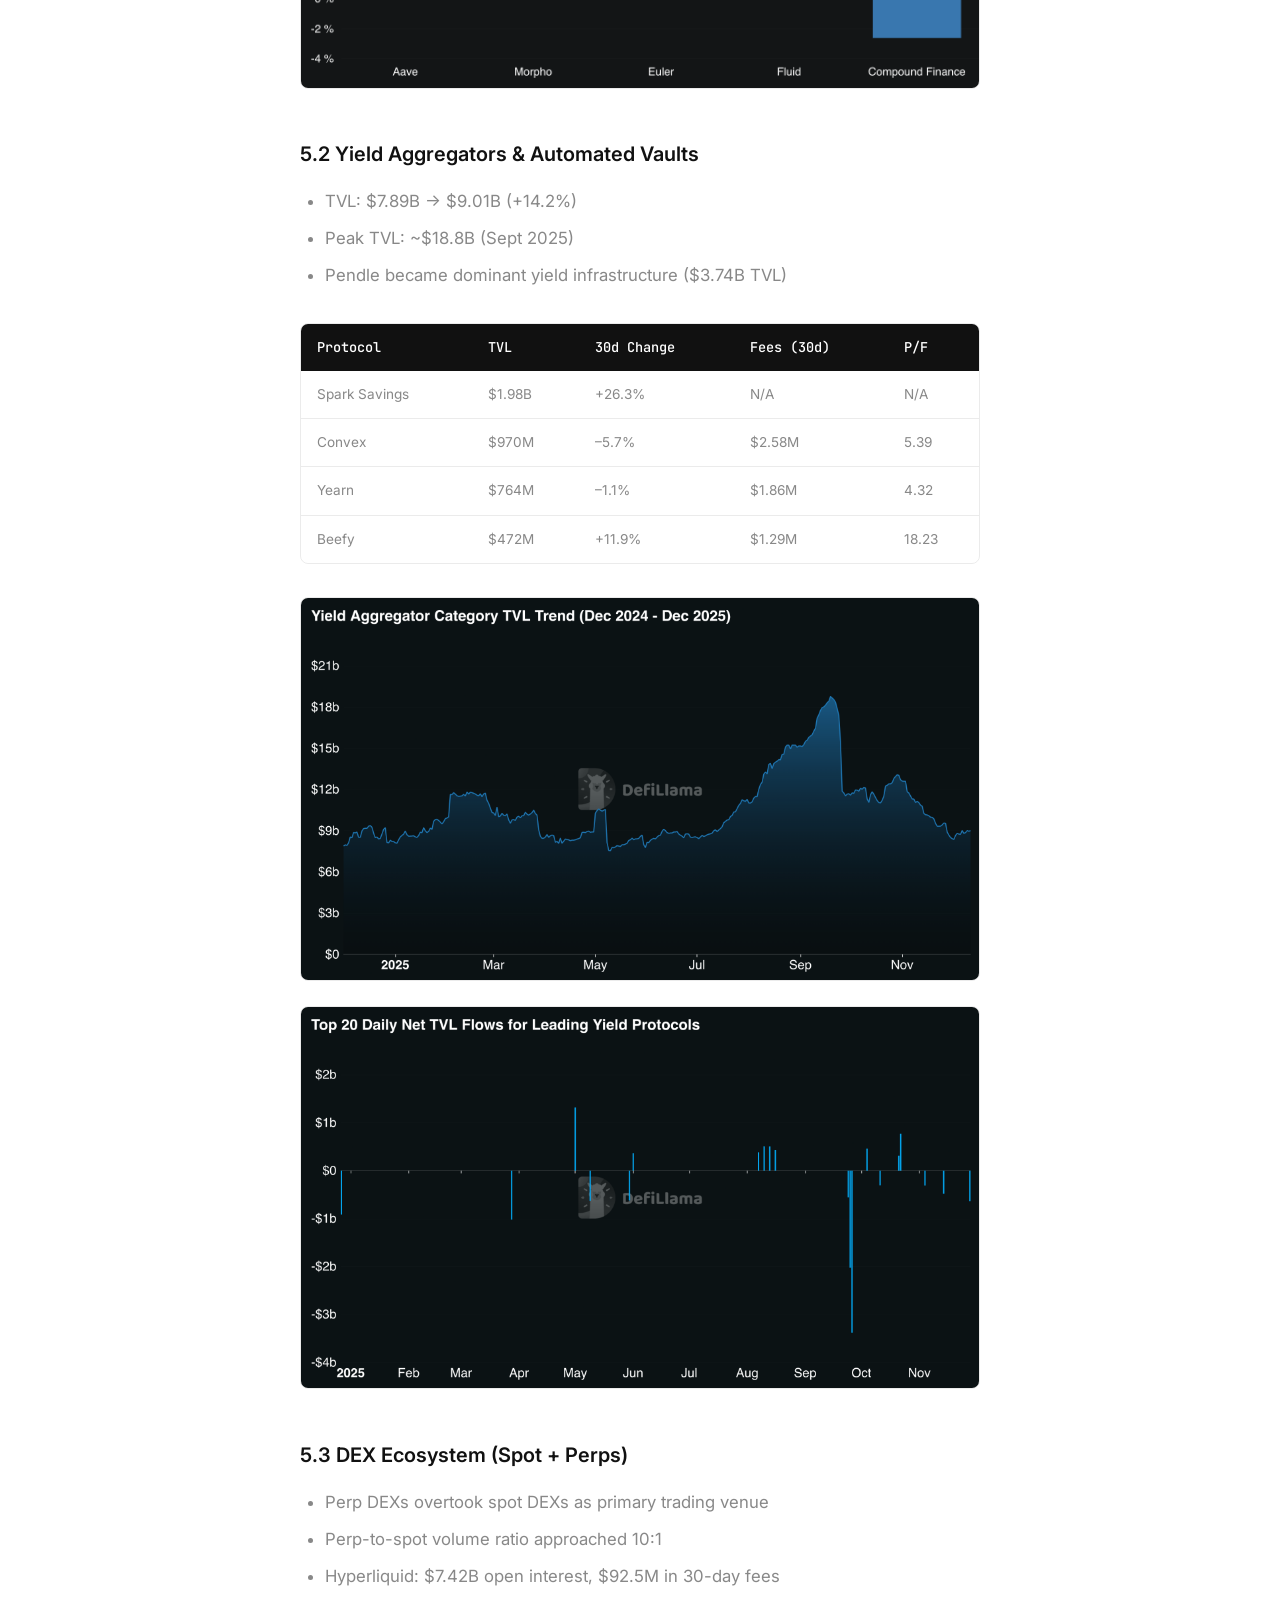
<file: blog/state-of-defi-2025.html>
<!doctype html>
<html lang="en" data-theme="light">
  <head>
    <meta charset="utf-8" />
    <meta name="viewport" content="width=device-width, initial-scale=1" />
    <meta name="description" content="State of DeFi 2025 - A comprehensive overview of decentralized finance in 2025." />
    <title>State of DeFi 2025 — Eugene Nnamdi</title>
    <link rel="icon" href="../favicon.png" type="image/png" />
    <link rel="preconnect" href="https://fonts.googleapis.com" />
    <link rel="preconnect" href="https://fonts.gstatic.com" crossorigin />
    <link href="https://fonts.googleapis.com/css2?family=Inter:wght@400;500;600;700;800&family=JetBrains+Mono:wght@400;500;700&display=swap" rel="stylesheet" />
    <link rel="stylesheet" href="../styles.css" />
    <script>
      try { localStorage.removeItem('theme'); } catch (e) {}
    </script>
    <!-- Google tag (gtag.js) -->
    <script async src="https://www.googletagmanager.com/gtag/js?id=G-D51WEQC07X"></script>
    <script>
      window.dataLayer = window.dataLayer || [];
      function gtag(){dataLayer.push(arguments);}
      gtag('js', new Date());

      gtag('config', 'G-D51WEQC07X');
    </script>
    <style>
      /* Article Specific Styles */
      .article-shell {
        max-width: 760px;
        margin: 0 auto;
        padding: clamp(40px, 8vw, 80px) clamp(20px, 5vw, 40px);
      }
      
      .article-nav {
        display: flex;
        justify-content: space-between;
        align-items: center;
        margin-bottom: var(--space-xl);
        font-family: var(--font-mono);
        font-size: 0.8rem;
      }
      
      .back-link {
        color: var(--text-secondary);
        transition: color var(--dur-normal) var(--ease-out);
        display: inline-flex;
        align-items: center;
        gap: 8px;
      }
      
      .back-link:hover {
        color: var(--text);
      }
      
      .reading-time {
        color: var(--text-tertiary);
      }
      
      .article-header {
        margin-bottom: var(--space-xl);
        padding-bottom: var(--space-xl);
        border-bottom: 1px solid var(--border);
      }
      
      .article-title {
        font-size: clamp(2.2rem, 5vw, 3.4rem);
        font-weight: var(--fw-extrabold);
        line-height: 1.1;
        letter-spacing: -0.04em;
        margin-bottom: var(--space-sm);
        color: var(--text);
      }
      
      .article-meta {
        display: flex;
        gap: var(--space-md);
        font-family: var(--font-mono);
        font-size: 0.75rem;
        color: var(--text-secondary);
        text-transform: uppercase;
        letter-spacing: 0.05em;
      }
      
      .article-content {
        font-size: 1.05rem;
        line-height: 1.7;
        color: var(--text);
      }
      
      .article-content h2 {
        font-size: 1.6rem;
        font-weight: var(--fw-bold);
        margin: 2.5em 0 1em;
        letter-spacing: -0.02em;
        color: var(--text);
      }
      
      .article-content h3 {
        font-size: 1.25rem;
        font-weight: var(--fw-semibold);
        margin: 2em 0 0.8em;
        color: var(--text);
      }
      
      .article-content p {
        margin-bottom: 1.5em;
        color: var(--text-secondary);
      }
      
      .article-content ul, .article-content ol {
        margin-bottom: 1.5em;
        padding-left: 1.5em;
        color: var(--text-secondary);
      }
      
      .article-content li {
        margin-bottom: 0.5em;
      }

      .article-content strong {
        color: var(--text);
        font-weight: var(--fw-semibold);
      }
      
      .table-responsive {
        width: 100%;
        overflow-x: auto;
        margin: 2em 0;
        border: 1px solid var(--border);
        border-radius: var(--radius-sm);
      }
      
      .article-content table {
        width: 100%;
        border-collapse: collapse;
        font-size: 0.85rem;
        text-align: left;
      }
      
      .article-content th {
        background: #111;
        color: #fff;
        font-family: var(--font-mono);
        font-weight: var(--fw-medium);
        padding: 12px 16px;
        white-space: nowrap;
      }
      
      .article-content td {
        padding: 12px 16px;
        border-bottom: 1px solid var(--border);
        color: var(--text-secondary);
      }
      
      .article-content tr:last-child td {
        border-bottom: none;
      }
      
      .article-content tr:hover td {
        background: var(--surface-hover);
        color: var(--text);
      }
    </style>
  </head>
  <body>
    <div class="article-shell">
      <nav class="article-nav reveal" style="margin-bottom: var(--space-xl);">
        <a href="/blog" class="back-link">
          <svg viewBox="0 0 24 24" width="16" height="16" stroke="currentColor" stroke-width="2" fill="none" stroke-linecap="round" stroke-linejoin="round" style="margin-right: 6px;"><line x1="19" y1="12" x2="5" y2="12"></line><polyline points="12 19 5 12 12 5"></polyline></svg>
          Back to Blog
        </a>
        <span class="reading-time">10 min read</span>
      </nav>

      <header class="article-header reveal" data-delay="1">
        <h1 class="article-title">State of DeFi 2025</h1>
        <div class="article-meta">
          <span>By Eugene Nnamdi</span>
          <span>·</span>
          <span>December 2025</span>
          <span>·</span>
          <span>DeFi Research</span>
        </div>
      </header>

      <div class="article-content reveal" data-delay="2">
        <h2>1. Introduction</h2>

        <h3>1.1 Purpose of the Report</h3>
        <p>This report provides a clear, data-backed overview of the state of decentralized finance in 2025. Its purpose is to highlight the major trends that shaped the year, analyze what went right and what went wrong across the ecosystem, and evaluate how capital, users, and protocols behaved throughout the period. The goal is to give an honest, concise picture of DeFi's performance, challenges, and progress, supported by factual data and insights.</p>

        <h3>1.2 Methodology & Data Sources</h3>
        <p>All quantitative metrics - including TVL, inflows/outflows, category performance, stablecoin supply, and protocol activity are sourced primarily from DefiLlama. Additional context is drawn from:</p>
        <ul>
          <li>Dune Analytics (user activity, airdrop behavior, L2 tracking)</li>
          <li>Token Terminal (protocol revenue and fees)</li>
          <li>L2Beat (rollup adoption and security models)</li>
          <li>Public audit reports, governance proposals, and incident write-ups</li>
        </ul>
        <p>Where data varies between sources, DefiLlama serves as the baseline for consistency.</p>

        <h3>1.3 Scope of Analysis</h3>
        <p>The report covers DeFi across major ecosystems including Ethereum, Solana and leading L2s (Base, Arbitrum, Polygon, etc.) with notable activity. It focuses on:</p>
        <ul>
          <li>Monthly capital flows and liquidity rotations</li>
          <li>Institutional and large-holder behavior</li>
          <li>Performance across lending, DEXes, yield products, perps, LRTs, RWAs, and stablecoins</li>
          <li>Major events, upgrades, incentives, hacks, and failures</li>
          <li>Trends that strengthened the ecosystem and issues that held it back</li>
        </ul>
        <p>The timeframe spans December 2024 to December 2025 YTD.</p>

        <h2>2. Macro Environment & Market Context</h2>

        <h3>2.1 Crypto Market Backdrop</h3>
        <p>2025 continued the bull cycle that began in late 2023, driven by strong institutional participation and expanding regulated market access. Three catalysts dominated:</p>
        <ul>
          <li><strong>ETF Expansion</strong>: BTC and ETH ETFs scaled globally, attracting consistent inflows from traditional asset managers.</li>
          <li><strong>Solana ETF Launch</strong>: The approval of Solana ETFs in Q4 2025 unlocked new institutional demand.</li>
          <li><strong>XRP Futures Catalyst</strong>: XRP surged following the launch of CME futures, reviving large-cap liquidity.</li>
        </ul>

        <h3>2.2 Interest Rate Environment & Liquidity Cycles</h3>
        <p>Global liquidity improved as interest rates stabilized. Two regulatory tailwinds:</p>
        <ul>
          <li><strong>MiCA Regulation</strong>: Euro-denominated stablecoin supply roughly doubled.</li>
          <li><strong>US Regulatory Shift</strong>: Reduced enforcement pressure lowered perceived legal risk.</li>
        </ul>

        <h3>2.3 Stablecoin Supply Trends</h3>
        <p><strong>Market Expansion:</strong></p>
        <ul>
          <li>Market cap grew from $199.6B → $308.6B (+$108.9B)</li>
          <li>Circulating supply expanded from $205.2B → $350.1B</li>
        </ul>
<figure style="margin: 2em 0;"><img src="./images/chart_1.png" alt="Stablecoin Market Expansion" style="width: 100%; border-radius: var(--radius-sm); border: 1px solid var(--border);"></figure>

        <p><strong>Shift Toward Yield-Bearing Stablecoins:</strong></p>
        <ul>
          <li>Capital in stablecoin yield strategies rose from $14.0B → $55.6B (+396%)</li>
        </ul>
<figure style="margin: 2em 0;"><img src="./images/chart_2.png" alt="Yield-Bearing Stablecoins" style="width: 100%; border-radius: var(--radius-sm); border: 1px solid var(--border);"></figure>

        <p><strong>Multi-Chain Fragmentation:</strong></p>
        <ul>
          <li>Chains hosting stablecoins increased from 103 → 142</li>
          <li>Growth concentrated on Base, Hyperliquid, Avalanche</li>
        </ul>
<figure style="margin: 2em 0;"><img src="./images/chart_3.png" alt="Stablecoin Multi-Chain Fragmentation" style="width: 100%; border-radius: var(--radius-sm); border: 1px solid var(--border);"></figure>

        <h3>2.4 L1 → L2 Migration & Blockspace Economics</h3>
        <p>Two major upgrades: Pectra (May 2025) and Fusaka (Dec 2025).</p>
        <ul>
          <li>Value Secured in Rollups: Down –20.6% YoY</li>
          <li>Activity (UOPS): Transaction activity accelerated sharply in late 2025</li>
        </ul>
<figure style="margin: 2em 0;">
          <img src="./images/chart_4.png" alt="L2 Value Secured" style="width: 100%; border-radius: var(--radius-sm); border: 1px solid var(--border); margin-bottom: 1em;">
          <img src="./images/chart_5.png" alt="L2 Activity" style="width: 100%; border-radius: var(--radius-sm); border: 1px solid var(--border);">
        </figure>

        <h2>3. DeFi Performance Overview</h2>

        <h3>3.1 Total Value Locked (TVL)</h3>
        <p><strong>Yearly Snapshot:</strong></p>
        <ul>
          <li>Start (Dec 2024): $37.35B</li>
          <li>Peak (Oct 7, 2025): $62.43B</li>
          <li>End (Dec 2025): $46.30B</li>
          <li>Net change: +24% YoY</li>
        </ul>
<figure style="margin: 2em 0;"><img src="./images/chart_6.png" alt="Yearly TVL Snapshot" style="width: 100%; border-radius: var(--radius-sm); border: 1px solid var(--border);"></figure>

        <p><strong>Category-level breakdown:</strong></p>
        
        <div class="table-responsive">
          <table>
            <thead>
              <tr>
                <th>Category</th>
                <th>Current TVL</th>
                <th>Dec 2024 TVL</th>
                <th>Change (%)</th>
              </tr>
            </thead>
            <tbody>
              <tr><td>Lending</td><td>$65.27B</td><td>$48.58B</td><td>+34.36%</td></tr>
              <tr><td>Liquid Staking</td><td>$61.62B</td><td>$66.15B</td><td>-6.84%</td></tr>
              <tr><td>Bridge</td><td>$49.68B</td><td>$40.84B</td><td>+21.63%</td></tr>
              <tr><td>Restaking</td><td>$19.71B</td><td>$23.66B</td><td>-16.70%</td></tr>
              <tr><td>DEXs</td><td>$17.76B</td><td>$23.79B</td><td>-25.36%</td></tr>
              <tr><td>RWA</td><td>$16.43B</td><td>$5.20B</td><td>+215.67%</td></tr>
              <tr><td>Canonical Bridge</td><td>$14.93B</td><td>$670.20M</td><td>+2,128.32%</td></tr>
              <tr><td>Liquid Restaking</td><td>$11.64B</td><td>$16.73B</td><td>-30.43%</td></tr>
              <tr><td>Basis Trading</td><td>$11.24B</td><td>$5.81B</td><td>+93.54%</td></tr>
              <tr><td>CDP</td><td>$9.57B</td><td>$11.78B</td><td>-18.71%</td></tr>
              <tr><td>Yield</td><td>$8.97B</td><td>$7.89B</td><td>+13.60%</td></tr>
              <tr><td>Risk Curators</td><td>$6.05B</td><td>$1.22B</td><td>+396.11%</td></tr>
              <tr><td>Derivatives</td><td>$3.91B</td><td>$4.95B</td><td>-21.03%</td></tr>
              <tr><td>Farm</td><td>$1.23B</td><td>$5.67B</td><td>-78.37%</td></tr>
            </tbody>
          </table>
        </div>
<figure style="margin: 2em 0;"><img src="./images/chart_7.png" alt="Category Level TVL Breakdown" style="width: 100%; border-radius: var(--radius-sm); border: 1px solid var(--border);"></figure>

        <h3>3.2 User Activity & Protocol Usage</h3>
<figure style="margin: 2em 0; margin-top: -1em;"><img src="./images/chart_8.png" alt="Chain Level TVL" style="width: 100%; border-radius: var(--radius-sm); border: 1px solid var(--border);"></figure>
        <p><strong>Monthly active users:</strong></p>
        <ul>
          <li>Peak: May (385.1M) and June (387.4M)</li>
          <li>February dip: 306.4M</li>
          <li>December 2025 (partial): 127.8M</li>
        </ul>
<figure style="margin: 2em 0;"><img src="./images/chart_9.png" alt="Monthly Active Users" style="width: 100%; border-radius: var(--radius-sm); border: 1px solid var(--border);"></figure>
        <figure style="margin: 2em 0;">
          <img src="./images/chart_10.png" alt="DEX Spot + Perp Volumes" style="width: 100%; border-radius: var(--radius-sm); border: 1px solid var(--border); margin-bottom: 1em;">
          <img src="./images/chart_11.png" alt="Lending & Borrowing Volumes" style="width: 100%; border-radius: var(--radius-sm); border: 1px solid var(--border); margin-bottom: 1em;">
          <img src="./images/chart_12.png" alt="Yield Product Adoption" style="width: 100%; border-radius: var(--radius-sm); border: 1px solid var(--border);">
        </figure>

        <h3>3.3 Capital Flow Analysis</h3>
        <p><strong>Monthly flows:</strong></p>
        
        <div class="table-responsive">
          <table>
            <thead>
              <tr>
                <th>Month</th>
                <th>Net Flow (USD)</th>
                <th>Trend</th>
              </tr>
            </thead>
            <tbody>
              <tr><td>Dec 2024</td><td>-$3.49B</td><td>Outflow</td></tr>
              <tr><td>Jan 2025</td><td>+$4.86B</td><td>Inflow</td></tr>
              <tr><td>Feb</td><td>-$25.09B</td><td>Major Outflow</td></tr>
              <tr><td>Mar</td><td>-$6.42B</td><td>Outflow</td></tr>
              <tr><td>Apr</td><td>+$6.73B</td><td>Inflow</td></tr>
              <tr><td>May</td><td>+$13.87B</td><td>Strong Inflow</td></tr>
              <tr><td>Jun</td><td>+$706.9M</td><td>Inflow</td></tr>
              <tr><td>Jul</td><td>+$28.25B</td><td>Peak Inflow</td></tr>
              <tr><td>Aug</td><td>+$12.69B</td><td>Strong Inflow</td></tr>
              <tr><td>Sep</td><td>+$4.69B</td><td>Inflow</td></tr>
              <tr><td>Oct</td><td>-$7.92B</td><td>Outflow</td></tr>
              <tr><td>Nov</td><td>-$30.08B</td><td>Peak Outflow</td></tr>
              <tr><td>Dec 2025</td><td>+$4.65B</td><td>Inflow</td></tr>
            </tbody>
          </table>
        </div>
<figure style="margin: 2em 0;"><img src="./images/chart_13.png" alt="Monthly Capital Flows" style="width: 100%; border-radius: var(--radius-sm); border: 1px solid var(--border);"></figure>
        <figure style="margin: 2em 0;"><img src="./images/chart_14.png" alt="Flow Patterns Across Chains" style="width: 100%; border-radius: var(--radius-sm); border: 1px solid var(--border);"></figure>

        <p><strong>Top Protocols by Net Inflows:</strong></p>
        
        <div class="table-responsive">
          <table>
            <thead>
              <tr>
                <th>Protocol</th>
                <th>Current TVL</th>
                <th>Net Flow</th>
                <th>Sector</th>
              </tr>
            </thead>
            <tbody>
              <tr><td>Aave</td><td>$33.77B</td><td>+$13.44B</td><td>Lending</td></tr>
              <tr><td>Binance Staked ETH</td><td>$11.79B</td><td>+$5.39B</td><td>Liquid Staking</td></tr>
              <tr><td>Arbitrum Bridge</td><td>$4.58B</td><td>+$4.58B</td><td>Bridge</td></tr>
              <tr><td>Base Bridge</td><td>$3.60B</td><td>+$3.60B</td><td>Bridge</td></tr>
              <tr><td>Morpho</td><td>$5.89B</td><td>+$3.33B</td><td>Lending</td></tr>
              <tr><td>Spark</td><td>$7.45B</td><td>+$2.86B</td><td>Lending</td></tr>
              <tr><td>Babylon Protocol</td><td>$5.14B</td><td>+$2.84B</td><td>Liquid Staking</td></tr>
              <tr><td>Maple Finance</td><td>$2.82B</td><td>+$2.50B</td><td>Lending</td></tr>
              <tr><td>Ethena</td><td>$6.76B</td><td>+$2.32B</td><td>Stablecoin/Yield</td></tr>
              <tr><td>TriggerX</td><td>$2.13B</td><td>+$2.13B</td><td>Yield</td></tr>
            </tbody>
          </table>
        </div>

        <h2>4. Sustainable Yield, Automated Yield Products & DeFAI</h2>

        <h3>4.1 Sustainable Yield</h3>
        <ul>
          <li><strong>Real Yield Dominance</strong>: Rewards from real activity—lending interest, trading fees, RWAs</li>
          <li><strong>Yield Compression</strong>: Stablecoin/LST yields normalized to 3–8% APY</li>
          <li><strong>Rise of LRTs</strong>: Stacking staking yield, AVS rewards, and lending income</li>
        </ul>
<figure style="margin: 2em 0;"><img src="./images/chart_15.png" alt="Sustainable Yield Trends" style="width: 100%; border-radius: var(--radius-sm); border: 1px solid var(--border);"></figure>

        <h3>4.2 Automated Yield Products</h3>
        <ul>
          <li>AI-Assisted Rebalancing</li>
          <li>Auto-Compounders as Base Layer (Yearn, Beefy)</li>
          <li>Structured Strategies: restaking vaults, options vaults, RWA fixed-income vaults</li>
        </ul>
<figure style="margin: 2em 0;"><img src="./images/chart_16.png" alt="Automated Yield Products" style="width: 100%; border-radius: var(--radius-sm); border: 1px solid var(--border);"></figure>

        <h3>4.3 DeFAI</h3>
        <ul>
          <li>Base TVL fell 70% ($215.9M → $64.0M)</li>
          <li>Staking TVL grew 1,515%</li>
          <li>Protocol count doubled (8 → 16)</li>
          <li>Market cap peaked at $4.81B in early Jan, corrected to $633M</li>
        </ul>
<figure style="margin: 2em 0;"><img src="./images/chart_17.png" alt="DeFAI Market Performance" style="width: 100%; border-radius: var(--radius-sm); border: 1px solid var(--border);"></figure>

        <h2>5. Sector Deep Dives</h2>

        <h3>5.1 Lending & Money Markets</h3>
        <ul>
          <li>Supply TVL: $48.6B → $65.1B (+33.9%)</li>
          <li>Borrowed TVL: $25.8B → $39.9B (+54.6%)</li>
          <li>Peak TVL: $74.3B (Oct 10, 2025)</li>
          <li>Aave expanded share from 41.8% → 51.7%</li>
          <li>Morpho grew from 5.3% → 9.1%</li>
          <li>Euler rebounded from 0.1% → 1.6%</li>
          <li>Largest outflow: Aave –$5.85B (Oct 11, 2025)</li>
        </ul>
<figure style="margin: 2em 0;">
          <img src="./images/chart_18.png" alt="Lending Sector Supply" style="width: 100%; border-radius: var(--radius-sm); border: 1px solid var(--border); margin-bottom: 1em;">
          <img src="./images/chart_19.png" alt="Lending Sector Borrow" style="width: 100%; border-radius: var(--radius-sm); border: 1px solid var(--border); margin-bottom: 1em;">
          <img src="./images/chart_20.png" alt="Lending Market Share" style="width: 100%; border-radius: var(--radius-sm); border: 1px solid var(--border);">
        </figure>

        <h3>5.2 Yield Aggregators & Automated Vaults</h3>
        <ul>
          <li>TVL: $7.89B → $9.01B (+14.2%)</li>
          <li>Peak TVL: ~$18.8B (Sept 2025)</li>
          <li>Pendle became dominant yield infrastructure ($3.74B TVL)</li>
        </ul>

        <div class="table-responsive">
          <table>
            <thead>
              <tr>
                <th>Protocol</th>
                <th>TVL</th>
                <th>30d Change</th>
                <th>Fees (30d)</th>
                <th>P/F</th>
              </tr>
            </thead>
            <tbody>
              <tr><td>Spark Savings</td><td>$1.98B</td><td>+26.3%</td><td>N/A</td><td>N/A</td></tr>
              <tr><td>Convex</td><td>$970M</td><td>–5.7%</td><td>$2.58M</td><td>5.39</td></tr>
              <tr><td>Yearn</td><td>$764M</td><td>–1.1%</td><td>$1.86M</td><td>4.32</td></tr>
              <tr><td>Beefy</td><td>$472M</td><td>+11.9%</td><td>$1.29M</td><td>18.23</td></tr>
            </tbody>
          </table>
        </div>
<figure style="margin: 2em 0;">
          <img src="./images/chart_21.png" alt="Yield Aggregators Sector" style="width: 100%; border-radius: var(--radius-sm); border: 1px solid var(--border); margin-bottom: 1em;">
          <img src="./images/chart_22.png" alt="Pendle Outflows" style="width: 100%; border-radius: var(--radius-sm); border: 1px solid var(--border);">
        </figure>

        <h3>5.3 DEX Ecosystem (Spot + Perps)</h3>
        <ul>
          <li>Perp DEXs overtook spot DEXs as primary trading venue</li>
          <li>Perp-to-spot volume ratio approached 10:1</li>
          <li>Hyperliquid: $7.42B open interest, $92.5M in 30-day fees</li>
          <li>October 2025 flash crash: ~$19.35B in liquidations</li>
          <li>Solana → spot execution hub, Ethereum + L2s → leveraged trading hub</li>
        </ul>
<figure style="margin: 2em 0;">
          <img src="./images/chart_23.png" alt="Spot vs Perps Volume" style="width: 100%; border-radius: var(--radius-sm); border: 1px solid var(--border); margin-bottom: 1em;">
          <img src="./images/chart_24.png" alt="Perp DEX Landscape" style="width: 100%; border-radius: var(--radius-sm); border: 1px solid var(--border); margin-bottom: 1em;">
          <img src="./images/chart_25.png" alt="Chain Level DEX Dynamics" style="width: 100%; border-radius: var(--radius-sm); border: 1px solid var(--border);">
        </figure>

        <h3>5.4 LST & LRT Markets</h3>
        <ul>
          <li>LSTs: ~$69.3B peak TVL, ~79% market share</li>
          <li>LRTs: ~$17.9B peak TVL, ~21% market share</li>
          <li>Lido dominant with $27.36B TVL</li>
          <li>Ether.fi led LRT category (+7.95% in 30 days)</li>
        </ul>

        <div class="table-responsive">
          <table>
            <thead>
              <tr>
                <th>Protocol</th>
                <th>Category</th>
                <th>TVL</th>
                <th>30d Change</th>
                <th>Fees (Ann.)</th>
                <th>P/F</th>
              </tr>
            </thead>
            <tbody>
              <tr><td>Lido</td><td>LST</td><td>$27.36B</td><td>-0.77%</td><td>$752.01M</td><td>0.704</td></tr>
              <tr><td>Binance Staked ETH</td><td>LST</td><td>$11.06B</td><td>-2.65%</td><td>$297.86M</td><td>-</td></tr>
              <tr><td>Ether.fi</td><td>LRT</td><td>$8.28B</td><td>+7.95%</td><td>-</td><td>-</td></tr>
              <tr><td>Jito</td><td>LST</td><td>$1.87B</td><td>-9.21%</td><td>$111.42M</td><td>1.445</td></tr>
              <tr><td>Rocket Pool</td><td>LST</td><td>$1.86B</td><td>-5.41%</td><td>$46.07M</td><td>1.034</td></tr>
            </tbody>
          </table>
        </div>
<figure style="margin: 2em 0;"><img src="./images/chart_26.png" alt="LST & LRT Markets" style="width: 100%; border-radius: var(--radius-sm); border: 1px solid var(--border);"></figure>

        <h3>5.5 RWAs</h3>
        <ul>
          <li>Current RWA TVL: $16.47B</li>
          <li>Peak TVL: $18.05B (Nov 2025)</li>
          <li>YoY Growth: Nearly 3×</li>
          <li>Tokenized U.S. Treasuries reached $7.4–8.0B (+256% YoY)</li>
        </ul>

        <div class="table-responsive">
          <table>
            <thead>
              <tr>
                <th>Protocol</th>
                <th>Sub Protocol</th>
                <th>TVL</th>
                <th>30d Change</th>
              </tr>
            </thead>
            <tbody>
              <tr><td>Tether Gold</td><td>tether-gold</td><td>$2.27B</td><td>+4.49%</td></tr>
              <tr><td>Securitize</td><td>blackrock-buidl</td><td>$2.08B</td><td>-18.00%</td></tr>
              <tr><td>Ondo Finance</td><td>ondo-yield-assets</td><td>$1.52B</td><td>+3.45%</td></tr>
              <tr><td>Paxos Gold</td><td>paxos-gold</td><td>$1.47B</td><td>+5.91%</td></tr>
              <tr><td>Circle USYC</td><td>circle-usyc</td><td>$1.35B</td><td>+27.19%</td></tr>
            </tbody>
          </table>
        </div>
<figure style="margin: 2em 0;"><img src="./images/chart_27.png" alt="RWA Growth" style="width: 100%; border-radius: var(--radius-sm); border: 1px solid var(--border);"></figure>

        <h2>6. Ecosystem & Chain Analysis</h2>
        <ul>
          <li><strong>Ethereum</strong>: Settlement & Institutional Layer ($70.09B Base TVL)</li>
          <li><strong>Solana</strong>: High-Throughput Trading Engine ($8.75B)</li>
          <li><strong>Arbitrum & Optimism</strong>: EVM Execution Layers</li>
          <li><strong>Base</strong>: Consumer & Retail On-Ramp</li>
        </ul>

        <div class="table-responsive">
          <table>
            <thead>
              <tr>
                <th>Chain</th>
                <th>Primary Driver</th>
                <th>Dominant Role</th>
              </tr>
            </thead>
            <tbody>
              <tr><td>Ethereum</td><td>Security & trust</td><td>Settlement, staking, institutional DeFi</td></tr>
              <tr><td>Solana</td><td>Performance & cost</td><td>Trading, retail, experimentation</td></tr>
              <tr><td>Arbitrum</td><td>Liquidity depth</td><td>Perps, leverage, advanced DeFi</td></tr>
              <tr><td>Optimism</td><td>Ecosystem alignment</td><td>Superchain execution</td></tr>
              <tr><td>Base</td><td>Distribution & UX</td><td>Retail, stablecoins, consumer apps</td></tr>
            </tbody>
          </table>
        </div>

        <h2>7. Risks, Lessons, and What 2025 Changed</h2>

        <h3>7.1 What Broke (and Why)</h3>
        <ul>
          <li>Leverage Amplification via LRTs</li>
          <li>Liquidity-Driven Depegs</li>
          <li>Incentive-Driven Capital Fragility</li>
          <li>Risk Opacity in Automated Systems</li>
          <li>Correlated Collateral Assumptions</li>
        </ul>

        <h3>7.2 What Held (and Why It Mattered)</h3>
        <ul>
          <li>Automated Liquidation Systems</li>
          <li>Over-Collateralized Lending Models</li>
          <li>Infrastructure Stability Under Stress</li>
          <li>Market-Based Risk Repricing</li>
          <li>Protocol-Level Adaptation</li>
        </ul>

        <h3>7.3 Design & Capital Allocation Lessons</h3>
        <ul>
          <li>Yield Compression Is Structural</li>
          <li>Automation Outperformed Discretion</li>
          <li>Simplicity Beat Composability Under Stress</li>
          <li>Execution Layers Matter More Than Monoliths</li>
          <li>Capital Became More Selective</li>
        </ul>

        <h3>7.4 What 2025 Set Up for 2026</h3>
        <ul>
          <li>Consolidation Over Proliferation</li>
          <li>Modular Financial Stacks</li>
          <li>On-Chain Fixed Income Emergence</li>
          <li>Automation as Default Infrastructure</li>
          <li>Risk Migration, Not Elimination</li>
        </ul>

        <h2>8. Executive Summary & Outlook</h2>
        <p>DeFi in 2025 transitioned from rapid experimentation to structural maturation.</p>

        <p><strong>Key Takeaways:</strong></p>
        <ul>
          <li>DeFi Demand Proved Durable</li>
          <li>Yield Became Real and Compressed</li>
          <li>Leverage Was the Primary Risk Vector</li>
          <li>Infrastructure Held Under Stress</li>
          <li>Execution Layers Specialized</li>
          <li>RWAs Anchored Institutional Capital</li>
        </ul>

        <p><strong>What 2025 Changed:</strong></p>
        <ul>
          <li>DeFi is no longer constrained by infrastructure, but by risk design</li>
          <li>Automation outperformed discretionary management at scale</li>
          <li>Simpler structures proved more resilient than deeply composable stacks</li>
          <li>TVL alone lost relevance as a success metric without flow quality</li>
        </ul>

        <p><strong>Outlook for 2026:</strong></p>
        <p>DeFi enters 2026 positioned for refinement, not reinvention. If 2021 proved DeFi was possible, and 2023–2024 proved it was resilient, 2025 proved it can operate as a real financial system under stress.</p>

      </div>
      
      <footer class="site-footer">
        <span>© 2026 Eugene Nnamdi</span>
        <span>Port Harcourt, Nigeria</span>
        <span>GMT+1 <time id="local-time" datetime="">--:--:--</time></span>
        <span>Last Updated: June 2026</span>
        <a href="../eugene-nnamdi-resume.pdf" class="cv-button" target="_blank" rel="noopener noreferrer">
          View Resume
          <svg width="12" height="12" viewBox="0 0 24 24" fill="none" stroke="currentColor" stroke-width="2" stroke-linecap="round" stroke-linejoin="round"><path d="M7 17l9.2-9.2M17 17V7H7"/></svg>
        </a>
      </footer>
    </div>
    
    <script>
      // Simple scroll reveal
      document.addEventListener("DOMContentLoaded", () => {
        const supportsScrollTimeline = CSS.supports('animation-timeline', 'view()');
        
        if (!supportsScrollTimeline) {
          const revealEls = document.querySelectorAll('.reveal');
          const observer = new IntersectionObserver((entries) => {
            entries.forEach((entry) => {
              if (entry.isIntersecting) {
                entry.target.classList.add('is-visible');
                observer.unobserve(entry.target);
              }
            });
          }, { threshold: 0.05, rootMargin: '0px 0px -20px 0px' });
          
          revealEls.forEach((el) => observer.observe(el));
        } else {
          document.querySelectorAll('.reveal').forEach((el) => {
            el.classList.add('is-visible');
          });
        }
      });
    </script>
  </body>
</html>
</file>
<file: styles.css>
/* ============================================================
   Eugene Nnamdi — Portfolio
   Design System & Styles
   ============================================================ */

:root {
  /* Palette */
  --bg: #ffffff;
  --surface: #ffffff;
  --surface-hover: rgba(0, 0, 0, 0.018);
  --border: rgba(0, 0, 0, 0.08);
  --border-hover: rgba(0, 0, 0, 0.14);
  --border-strong: rgba(0, 0, 0, 0.22);

  --text: #111111;
  --text-secondary: rgba(17, 17, 17, 0.50);
  --text-tertiary: rgba(17, 17, 17, 0.26);

  /* Shadows */
  --shadow-sm: 0 1px 2px rgba(0, 0, 0, 0.03), 0 1px 3px rgba(0, 0, 0, 0.02);
  --shadow-md: 0 2px 8px rgba(0, 0, 0, 0.04), 0 4px 14px rgba(0, 0, 0, 0.025);

  /* Typography */
  --font-body: 'Inter', system-ui, -apple-system, sans-serif;
  --font-mono: 'JetBrains Mono', 'Courier New', monospace;
  --fw-normal: 400;
  --fw-medium: 500;
  --fw-semibold: 600;
  --fw-bold: 700;
  --fw-extrabold: 800;

  /* Spacing */
  --space-2xs: 4px;
  --space-xs: 8px;
  --space-sm: 12px;
  --space-md: 16px;
  --space-lg: 24px;
  --space-xl: 28px;

  /* Radii */
  --radius-sm: 8px;
  --radius-md: 14px;
  --radius-lg: 18px;
  --radius-pill: 999px;

  /* Motion */
  --ease-out: cubic-bezier(0.16, 1, 0.3, 1);
  --ease-spring: cubic-bezier(0.34, 1.56, 0.64, 1);
  --dur-fast: 150ms;
  --dur-normal: 250ms;
  --dur-slow: 400ms;
}

/* --- Reset --- */
*, *::before, *::after { box-sizing: border-box; margin: 0; padding: 0; }

html {
  scroll-behavior: smooth;
  -webkit-text-size-adjust: 100%;
}

body {
  min-height: 100vh;
  background: var(--bg);
  color: var(--text);
  font-family: var(--font-body);
  font-weight: var(--fw-normal);
  line-height: 1.6;
  -webkit-font-smoothing: antialiased;
  -moz-osx-font-smoothing: grayscale;
  overflow-x: hidden;
}

a { color: inherit; text-decoration: none; }
button { border: 0; background: transparent; cursor: pointer; color: inherit; font: inherit; }

.visually-hidden {
  position: absolute;
  width: 1px; height: 1px;
  overflow: hidden;
  clip: rect(0 0 0 0);
  clip-path: inset(50%);
  white-space: nowrap;
}

/* ============================================================
   PAGE SHELL — single viewport layout
   ============================================================ */
.page-shell {
  display: flex;
  flex-direction: column;
  min-height: 100vh;
  padding: clamp(20px, 3vw, 40px) clamp(20px, 5vw, 72px);
  max-width: 1320px;
  margin: 0 auto;
}

/* ============================================================
   HEADER
   ============================================================ */
.site-header {
  position: relative;
  z-index: 10;
  display: flex;
  justify-content: space-between;
  align-items: flex-start;
  gap: var(--space-xl);
  padding: 0 var(--space-xl);
}

.identity {
  display: flex;
  flex-direction: column;
  gap: var(--space-xs);
}

/* --- Name --- */
h1 {
  font-size: clamp(1.8rem, 3.5vw, 2.6rem);
  font-weight: var(--fw-extrabold);
  line-height: 1;
  letter-spacing: -0.04em;
  color: var(--text);
  white-space: nowrap;
}

/* --- Role rotator (typewriter) --- */
.role-rotator {
  display: flex;
  align-items: center;
  gap: 1px;
  font-family: var(--font-mono);
  font-size: clamp(0.8rem, 1.3vw, 0.95rem);
  font-weight: var(--fw-medium);
  color: var(--text-secondary);
  min-height: 1.6em;
}

@keyframes shimmerText {
  to { background-position: -200% center; }
}

.role-text {
  display: inline-block;
  background: linear-gradient(120deg, var(--text-secondary) 20%, var(--text) 40%, var(--text) 60%, var(--text-secondary) 80%);
  background-size: 200% auto;
  -webkit-background-clip: text;
  -webkit-text-fill-color: transparent;
  background-clip: text;
  animation: shimmerText 5s linear infinite;
}

.role-cursor {
  display: inline-block;
  width: 2px;
  height: 1.1em;
  background: var(--text-tertiary);
  margin-left: 1px;
  animation: blink-cursor 1s step-end infinite;
}

@keyframes blink-cursor {
  0%, 100% { opacity: 1; }
  50% { opacity: 0; }
}

/* ============================================================
   NAVIGATION
   ============================================================ */
.site-nav {
  position: relative;
  z-index: 20;
  display: flex;
  align-items: center;
  gap: clamp(16px, 2.5vw, 28px);
  padding-top: 6px;
  flex-shrink: 0;
}

.nav-link,
.contact-toggle {
  position: relative;
  font-size: clamp(0.86rem, 1.1vw, 0.96rem);
  font-weight: var(--fw-semibold);
  letter-spacing: -0.02em;
  color: var(--text-secondary);
  padding: var(--space-xs) 0;
  transition: color var(--dur-normal) var(--ease-out);
}

.nav-link::after,
.contact-toggle::after {
  content: '';
  position: absolute;
  bottom: 0; left: 0; right: 0;
  height: 1.5px;
  background: var(--text);
  transform: scaleX(0);
  transform-origin: right;
  transition: transform var(--dur-normal) var(--ease-out);
}

.nav-link:hover,
.nav-link:focus-visible,
.contact-toggle:hover,
.contact-toggle:focus-visible {
  color: var(--text);
}

.nav-link:hover::after,
.nav-link:focus-visible::after,
.contact-toggle:hover::after,
.contact-toggle:focus-visible::after {
  transform: scaleX(1);
  transform-origin: left;
}

/* --- Contact dropdown --- */
.contact-menu {
  position: relative;
}

.contact-toggle {
  display: inline-flex;
  gap: 7px;
  align-items: center;
  cursor: pointer;
}

.contact-toggle > span {
  display: inline-block;
  width: 7px; height: 7px;
  border-right: 1.5px solid currentColor;
  border-bottom: 1.5px solid currentColor;
  transform: translateY(-2px) rotate(45deg);
  transition: transform var(--dur-normal) var(--ease-out);
}

.contact-menu.is-open .contact-toggle > span {
  transform: translateY(2px) rotate(-135deg);
}

.contact-panel {
  position: absolute;
  top: calc(100% + 12px);
  right: 0;
  display: flex;
  gap: 12px;
  align-items: center;
  min-width: max-content;
  padding: 4px 0;
  opacity: 0;
  pointer-events: none;
  transform: translateY(-6px);
  transition: opacity var(--dur-fast) ease, transform var(--dur-normal) var(--ease-out);
  visibility: hidden;
}

.contact-menu.is-open .contact-panel {
  opacity: 1;
  pointer-events: auto;
  transform: translateY(0);
  visibility: visible;
}

.social-link {
  display: grid;
  place-items: center;
  width: 32px; height: 32px;
  border-radius: var(--radius-sm);
  color: var(--text-tertiary);
  transition: color var(--dur-normal) var(--ease-out),
              background var(--dur-normal) var(--ease-out),
              transform var(--dur-fast) var(--ease-spring);
}

.social-link svg { width: 18px; height: 18px; fill: currentColor; }

.social-link:hover,
.social-link:focus-visible {
  color: var(--text);
  background: rgba(0, 0, 0, 0.05);
  transform: translateY(-1px);
}

/* ============================================================
   MAIN — compact, fills viewport
   ============================================================ */
.home {
  flex: 1;
  display: grid;
  gap: clamp(20px, 3vw, 32px);
  padding-top: clamp(28px, 5vh, 56px);
  padding-bottom: clamp(16px, 2vh, 28px);
  align-content: start;
}

/* ============================================================
   CONTENT BLOCKS
   ============================================================ */
.content-block {
  position: relative;
  width: 100%;
  max-width: 1100px;
  justify-self: center;
  border-radius: var(--radius-lg);
  border: 1px solid var(--border);
  background: var(--surface);
  box-shadow: var(--shadow-sm);
  overflow: hidden;
  transition: box-shadow var(--dur-normal) var(--ease-out),
              border-color var(--dur-normal) var(--ease-out);
}

.content-block:hover {
  box-shadow: var(--shadow-md);
  border-color: var(--border-hover);
}

/* ============================================================
   WORK SECTION — collapsible rows
   ============================================================ */
.work-block { display: grid; gap: 0; }

.work-heading {
  padding: var(--space-md) var(--space-xl);
  border-bottom: 1px solid var(--border);
}

.section-label {
  margin: 0;
  font-family: var(--font-mono);
  font-size: 0.74rem;
  font-weight: var(--fw-bold);
  letter-spacing: 0.1em;
  text-transform: uppercase;
  color: var(--text);
}

.section-label span { color: var(--text-tertiary); }

/* --- Work row (details element) --- */
.work-row {
  border-bottom: 1px solid var(--border);
}

.work-row:last-child { border-bottom: 0; }

/* --- Summary (collapsed view) --- */
.work-summary {
  display: flex;
  align-items: center;
  gap: var(--space-md);
  padding: var(--space-md) var(--space-xl);
  cursor: pointer;
  list-style: none;
  transition: background var(--dur-normal) var(--ease-out);
  user-select: none;
}

.work-summary::-webkit-details-marker { display: none; }
.work-summary::marker { display: none; content: ''; }

.work-summary:hover { background: var(--surface-hover); }

.work-date {
  font-family: var(--font-mono);
  font-size: 0.76rem;
  color: var(--text-tertiary);
  white-space: nowrap;
  min-width: 140px;
  flex-shrink: 0;
}

.work-info {
  flex: 1;
  font-size: 0.9rem;
  color: var(--text);
  min-width: 0;
}

.work-info strong { font-weight: var(--fw-semibold); }

.work-info a {
  color: var(--text-secondary);
  font-weight: var(--fw-normal);
  transition: color var(--dur-fast) var(--ease-out);
}

.work-info a:hover { color: var(--text); }

/* Toggle icon (+/–) */
.work-toggle {
  position: relative;
  width: 16px; height: 16px;
  flex-shrink: 0;
  color: var(--text-tertiary);
  transition: color var(--dur-normal) var(--ease-out);
}

.work-toggle::before,
.work-toggle::after {
  content: '';
  position: absolute;
  top: 50%; left: 50%;
  width: 10px; height: 1.5px;
  background: currentColor;
  transform: translate(-50%, -50%);
  transition: transform var(--dur-normal) var(--ease-out);
}

.work-toggle::after {
  transform: translate(-50%, -50%) rotate(90deg);
}

details[open] .work-toggle::after {
  transform: translate(-50%, -50%) rotate(0deg);
}

details[open] .work-toggle { color: var(--text-secondary); }

.work-summary:hover .work-toggle { color: var(--text-secondary); }

/* --- Details (expanded content) --- */
.work-details {
  padding: 0 var(--space-xl) var(--space-lg);
  padding-left: calc(var(--space-xl) + 140px + var(--space-md));
  display: grid;
  gap: var(--space-sm);
}

.work-details p {
  margin: 0;
  font-size: 0.86rem;
  color: var(--text-secondary);
  line-height: 1.6;
}

.work-focus {
  display: flex;
  flex-wrap: wrap;
  gap: 5px;
}

.focus-tag {
  display: inline-block;
  padding: 3px 10px;
  border-radius: var(--radius-pill);
  border: 1px solid var(--border);
  background: rgba(0, 0, 0, 0.018);
  font-family: var(--font-mono);
  font-size: 0.64rem;
  font-weight: var(--fw-medium);
  color: var(--text-secondary);
  letter-spacing: 0.02em;
  white-space: nowrap;
}

.company-list {
  color: var(--text-secondary);
  font-size: 0.84rem;
}

.company-list a {
  color: var(--text);
  text-decoration: underline;
  text-decoration-color: rgba(0, 0, 0, 0.18);
  text-underline-offset: 3px;
  text-decoration-thickness: 1px;
  transition: text-decoration-color var(--dur-normal) var(--ease-out);
}

.company-list a:hover,
.company-list a:focus-visible {
  text-decoration-color: var(--text);
}

/* ============================================================
   PROJECTS SECTION
   ============================================================ */
.projects-block { display: grid; gap: 0; }

.projects-heading {
  padding: var(--space-md) var(--space-xl);
  border-bottom: 1px solid var(--border);
}

.projects-heading p { margin: 0; }

.projects-grid {
  display: grid;
  grid-template-columns: repeat(2, 1fr);
}

.project-card {
  display: flex;
  flex-direction: column;
  border-right: 1px solid var(--border);
  transition: background var(--dur-normal) var(--ease-out);
}

.project-card:last-child { border-right: 0; }
.project-card:hover { 
  background: var(--surface-hover);
}

.project-content {
  padding: var(--space-xl);
  display: flex;
  flex-direction: column;
  height: 100%;
  gap: var(--space-xs);
}

.project-meta {
  display: flex;
  justify-content: space-between;
  align-items: center;
  margin-bottom: var(--space-xs);
}

.project-meta h3 {
  font-size: 1rem;
  font-family: var(--font-sans);
  font-weight: var(--fw-bold);
  letter-spacing: -0.01em;
  color: var(--text);
}


.project-links {
  display: flex;
  gap: var(--space-md);
  margin-top: auto;
  padding-top: var(--space-sm);
  font-family: var(--font-mono);
  font-size: 0.75rem;
}

.project-tech {
  display: flex;
  gap: var(--space-xs);
  margin-top: var(--space-xs);
  flex-wrap: wrap;
}

.tech-tag {
  font-family: var(--font-mono);
  font-size: 0.65rem;
  color: var(--text-tertiary);
  border: 1px solid var(--border);
  padding: 2px 8px;
  border-radius: 4px;
}

.project-links a {
  color: var(--text);
  text-decoration: none;
  border-bottom: 1px solid var(--border);
  transition: border-color var(--dur-normal);
}

.project-links a:hover {
  border-color: var(--text);
}

.jump-arrow {
  display: inline-block;
  transition: transform var(--dur-normal) var(--ease-out);
}

.project-links a:hover .jump-arrow {
  transform: translate(2px, -2px);
}

/* ============================================================
   BLOG SECTION
   ============================================================ */
.blog-block { display: grid; gap: 0; }

.blog-heading {
  padding: var(--space-md) var(--space-xl);
  border-bottom: 1px solid var(--border);
}

.blog-heading p { margin: 0; }

.blog-grid {
  display: grid;
  grid-template-columns: repeat(3, 1fr);
}

.blog-card {
  display: flex;
  flex-direction: column;
  gap: var(--space-xs);
  padding: var(--space-md) var(--space-xl);
  border-right: 1px solid var(--border);
  transition: background var(--dur-normal) var(--ease-out);
  cursor: default;
}

.blog-card:last-child { border-right: 0; }
.blog-card:hover { background: var(--surface-hover); }

.blog-card-meta {
  display: flex;
  align-items: center;
  justify-content: space-between;
  gap: var(--space-sm);
}

.blog-tag {
  display: inline-block;
  padding: 2px 9px;
  border-radius: var(--radius-pill);
  border: 1px solid var(--border);
  background: rgba(0, 0, 0, 0.018);
  font-family: var(--font-mono);
  font-size: 0.6rem;
  font-weight: var(--fw-bold);
  letter-spacing: 0.06em;
  text-transform: uppercase;
  color: var(--text-secondary);
}

.blog-date {
  font-family: var(--font-mono);
  font-size: 0.65rem;
  color: var(--text-tertiary);
}

.blog-card h3 {
  margin: 0;
  font-size: clamp(0.88rem, 1.1vw, 0.98rem);
  font-weight: var(--fw-bold);
  line-height: 1.35;
  letter-spacing: -0.02em;
  color: var(--text);
}

.blog-card > p {
  margin: 0;
  font-size: 0.8rem;
  color: var(--text-secondary);
  line-height: 1.55;
  flex: 1;
}

.blog-cta {
  font-family: var(--font-mono);
  font-size: 0.66rem;
  font-weight: var(--fw-semibold);
  color: var(--text-tertiary);
  letter-spacing: 0.04em;
  text-transform: uppercase;
  margin-top: var(--space-2xs);
  transition: color var(--dur-normal) var(--ease-out);
}

.blog-card:hover .blog-cta { color: var(--text); }

/* ============================================================
   FOOTER
   ============================================================ */
.site-footer {
  display: flex;
  flex-wrap: wrap;
  gap: var(--space-lg);
  padding: var(--space-md) var(--space-xl) 0;
  border-top: 1px solid var(--border);
  font-family: var(--font-mono);
  font-size: 0.68rem;
  color: var(--text-tertiary);
  letter-spacing: 0.02em;
  margin-top: auto;
  align-items: center;
}

.footer-socials {
  display: flex;
  gap: 16px;
  align-items: center;
  margin: 0 0 0 auto;
}

.footer-socials a {
  color: var(--text-tertiary);
  transition: color var(--dur-normal) var(--ease-out);
  display: inline-flex;
  position: relative;
}

.footer-socials a::after {
  content: '';
  position: absolute;
  bottom: -2px; left: 0; right: 0;
  height: 1px;
  background: var(--text);
  transform: scaleX(0);
  transform-origin: right;
  transition: transform var(--dur-normal) var(--ease-out);
}

.footer-socials a:hover {
  color: var(--text);
}

.footer-socials a:hover::after {
  transform: scaleX(1);
  transform-origin: left;
}

.cv-button {
  display: inline-flex;
  align-items: center;
  gap: 6px;
  padding: 6px 12px;
  border: 1px solid var(--border);
  border-radius: 6px;
  color: var(--text-secondary);
  font-family: var(--font-sans);
  font-size: 0.75rem;
  font-weight: var(--fw-medium);
  text-decoration: none;
  transition: all var(--dur-normal) var(--ease-out);
  background: transparent;
}

.cv-button:hover {
  color: var(--text);
  background: var(--surface-hover);
  border-color: var(--border-hover);
}

.site-footer span { white-space: nowrap; }

#local-time { color: var(--text-secondary); }

/* ============================================================
   SCROLL REVEAL — entrance animations
   ============================================================ */
.reveal {
  opacity: 0;
  transform: translateY(14px);
  transition: opacity var(--dur-slow) var(--ease-out),
              transform var(--dur-slow) var(--ease-out);
}

.reveal.is-visible {
  opacity: 1;
  transform: translateY(0);
}

.reveal[data-delay="1"] { transition-delay: 60ms; }
.reveal[data-delay="2"] { transition-delay: 120ms; }
.reveal[data-delay="3"] { transition-delay: 180ms; }
.reveal[data-delay="4"] { transition-delay: 240ms; }

@supports (animation-timeline: view()) {
  .reveal {
    opacity: 1;
    transform: translateY(0);
    transition: none;
    animation: scroll-reveal linear both;
    animation-timeline: view();
    animation-range: entry 0% entry 30%;
  }

  @keyframes scroll-reveal {
    from { opacity: 0; transform: translateY(18px); }
    to   { opacity: 1; transform: translateY(0); }
  }
}

/* ============================================================
   RESPONSIVE — Tablet
   ============================================================ */
@media (max-width: 900px) {
  .site-header {
    flex-direction: column;
    align-items: flex-start;
    gap: var(--space-md);
  }

  .site-nav { width: 100%; justify-content: flex-start; flex-wrap: wrap; }

  .contact-panel {
    right: auto;
    left: 0;
  }

  .work-summary {
    position: relative;
    flex-wrap: wrap;
    gap: var(--space-xs);
    padding-right: 48px;
  }

  .work-date { min-width: 100%; }

  .work-toggle {
    position: absolute;
    right: var(--space-md);
    top: 24px;
  }

  .work-details {
    padding-left: var(--space-xl);
  }

  .blog-grid { grid-template-columns: 1fr; }

  .blog-card {
    border-right: 0;
    border-bottom: 1px solid var(--border);
  }

  .blog-card:last-child { border-bottom: 0; }
}

/* ============================================================
   RESPONSIVE — Tablet & Mobile
   ============================================================ */
@media (max-width: 768px) {
  .projects-grid {
    grid-template-columns: 1fr;
  }

  .project-card {
    border-right: 0;
    border-bottom: 1px solid var(--border);
  }

  .project-card:last-child {
    border-bottom: 0;
  }
}

@media (max-width: 540px) {
  .page-shell { padding: var(--space-md); }
  .site-header { padding: 0 var(--space-md); }

  h1 { font-size: clamp(2rem, 10vw, 2.5rem); }

  .site-nav { gap: var(--space-sm); }

  .work-heading,
  .projects-heading,
  .blog-heading { padding: var(--space-sm) var(--space-md); }

  .work-summary { 
    padding: var(--space-sm) var(--space-md); 
    padding-right: 48px;
  }

  .work-toggle {
    top: 50%;
    transform: translateY(-50%);
  }

  .work-details { padding: 0 var(--space-md) var(--space-md); }

  .project-content { padding: var(--space-md); }

  .blog-card { padding: var(--space-sm) var(--space-md); }

  .site-footer {
    flex-direction: column;
    gap: var(--space-md);
    align-items: flex-start;
    padding: var(--space-md) var(--space-md) 0;
  }
  
  .footer-socials { margin: 0; }
  
  .cv-button { 
    margin-left: 0; 
    width: 100%; 
    justify-content: center; 
    margin-top: var(--space-sm);
  }
}

/* ============================================================
   FOCUS & SELECTION
   ============================================================ */
a:focus-visible,
button:focus-visible {
  outline: 2px solid var(--text);
  outline-offset: 3px;
  border-radius: 2px;
}

::selection {
  background: rgba(17, 17, 17, 0.1);
  color: var(--text);
}
</file>
